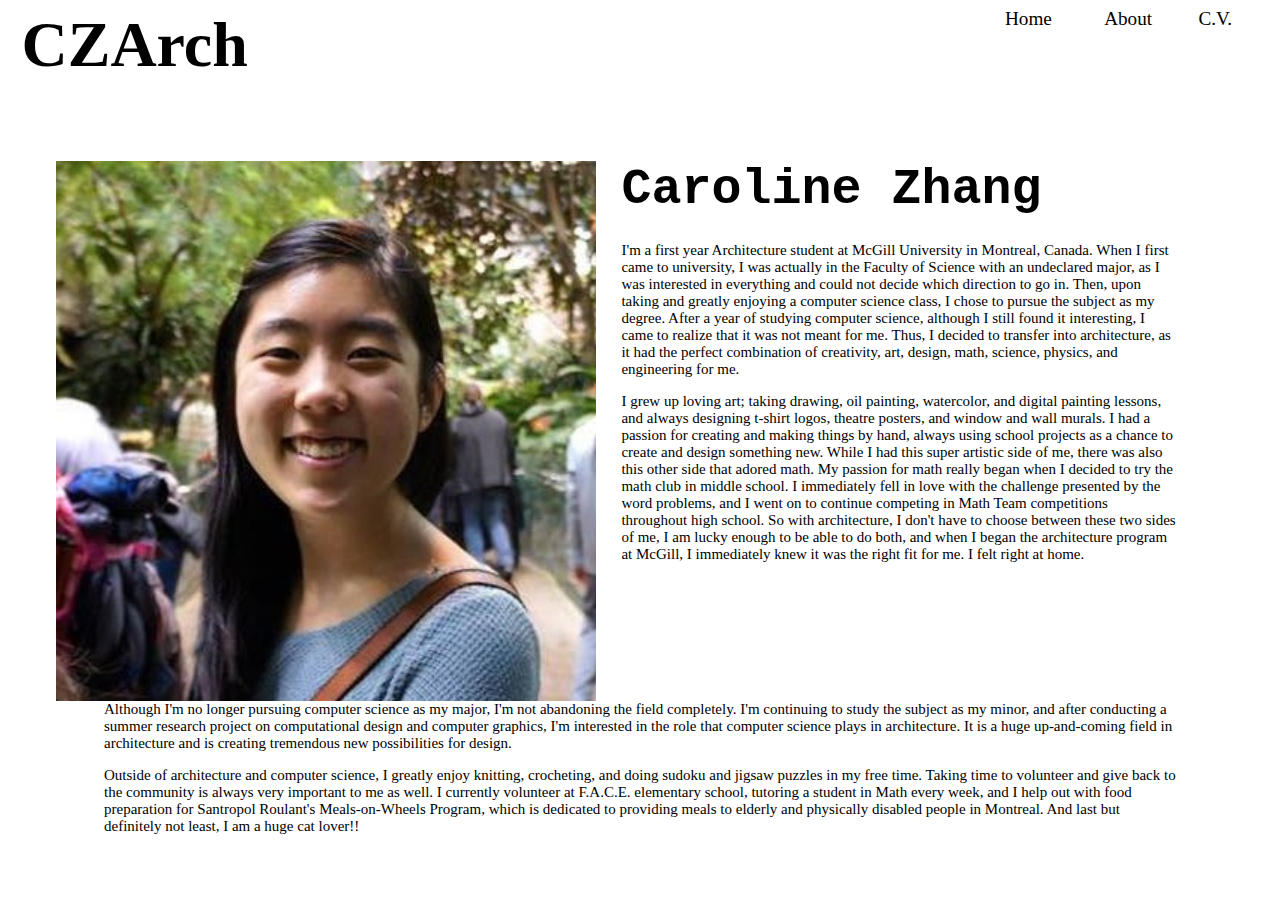
<file: About/index.html>
<!DOCTYPE html>
<html>
	<style>
		.cv{
			float: left;
			position: relative;
			left: 93vw;
			top: 0vh;
			font-family: Verdana;
			color: black;
			text-decoration: none;
			font-size: 1.5vw;
		}
		.about{
			float: left;
			position: relative;
			left: 83vw;
			top: 0vh;
			font-family: Verdana;
			color: black;
			text-decoration: none;
			font-size: 1.5vw;
		}
		.home{
			float: left;
			position:relative;
			left: 71.5vw;
			top: 0vh;
			font-family: Verdana;
			color: black;
			text-decoration: none;
			font-size: 1.5vw;
		}
		.home1{
			float: left;
			position:relative;
			left: -9vw;
			top: 0vh;
			font-family: Verdana;
			text-decoration: none;
			font-size: 5vw;
			font-weight: bold;
			color: black;
		}
		a:hover{
			color:gray;
		}
		.pic{
			float: left;
			margin-top: 15vh;
			margin-left: -24vw;
			margin-right: 2vw;
		}
		.name{
			font-family: Courier;
			font-size: 50px;
			margin-top: 15vh;
			margin-right: 2vw;
		}
		.description{
			margin-left: 7.5vw;
			margin-top: -2vw;
			margin-right: 7.5vw;
			font-size: 15px;
		}
		.description2{
			margin-left: 7.5vw;
			margin-top: 0vw;
			margin-right: 7.5vw;
			font-size: 15px;
		}
		.description3{
			float: left;
			position: relative;
			margin-left: 7.5vw;
			margin-top: 0vw;
			margin-right: 7.5vw;
			font-size: 15px;
		}
		.description4{
			float: left;
			position: relative;
			margin-left: 7.5vw;
			margin-top: 0vw;
			margin-right: 7.5vw;
			font-size: 15px;
		}
	</style>
	<body>
	     
	     <a href="../CV/CV.html" class="cv">C.V.</a>
	     <a href="./index.html" class="about">About</a>
	     <a href="../index.html" class="home">Home</a>
	     <a href ="../index.html" class="home1">CZArch</a>
	     <br>
		<img src="profile.jpg" style="height:60vh" class="pic">
		<p class="name"><b>Caroline Zhang</b></p>
		<p class="description">
			I'm a first year Architecture student at McGill University in Montreal, Canada. When I first came to university, I was actually in the Faculty of Science with an undeclared major, as I was interested in everything and could not decide which direction to go in. Then, upon taking and greatly enjoying a computer science class, I chose to pursue the subject as my degree. After a year of studying computer science, although I still found it interesting, I came to realize that it was not meant for me. Thus, I decided to transfer into architecture, as it had the perfect combination of creativity, art, design, math, science, physics, and engineering for me. 
		</p>
		<p class="description2">
		I grew up loving art; taking drawing, oil painting, watercolor, and digital painting lessons, and always designing t-shirt logos, theatre posters, and window and wall murals. I had a passion for creating and making things by hand, always using school projects as a chance to create and design something new. While I had this super artistic side of me, there was also this other side that adored math. My passion for math really began when I decided to try the math club in middle school. I immediately fell in love with the challenge presented by the word problems, and I went on to continue competing in Math Team competitions throughout high school. So with architecture, I don't have to choose between these two sides of me, I am lucky enough to be able to do both, and when I began the architecture program at McGill, I immediately knew it was the right fit for me. I felt right at home.
		</p>
		<p class="description3">
		Although I'm no longer pursuing computer science as my major, I'm not abandoning the field completely. I'm continuing to study the subject as my minor, and after conducting a summer research project on computational design and computer graphics, I'm interested in the role that computer science plays in architecture. It is a huge up-and-coming field in architecture and is creating tremendous new possibilities for design.
		</p>
		<p class="description4">
		Outside of architecture and computer science, I greatly enjoy knitting, crocheting, and doing sudoku and jigsaw puzzles in my free time. Taking time to volunteer and give back to the community is always very important to me as well. I currently volunteer at F.A.C.E. elementary school, tutoring a student in Math every week, and I help out with food preparation for Santropol Roulant's Meals-on-Wheels Program, which is dedicated to providing meals to elderly and physically disabled people in Montreal. And last but definitely not least, I am a huge cat lover!!
		</p>
	</body>
</html>
</file>
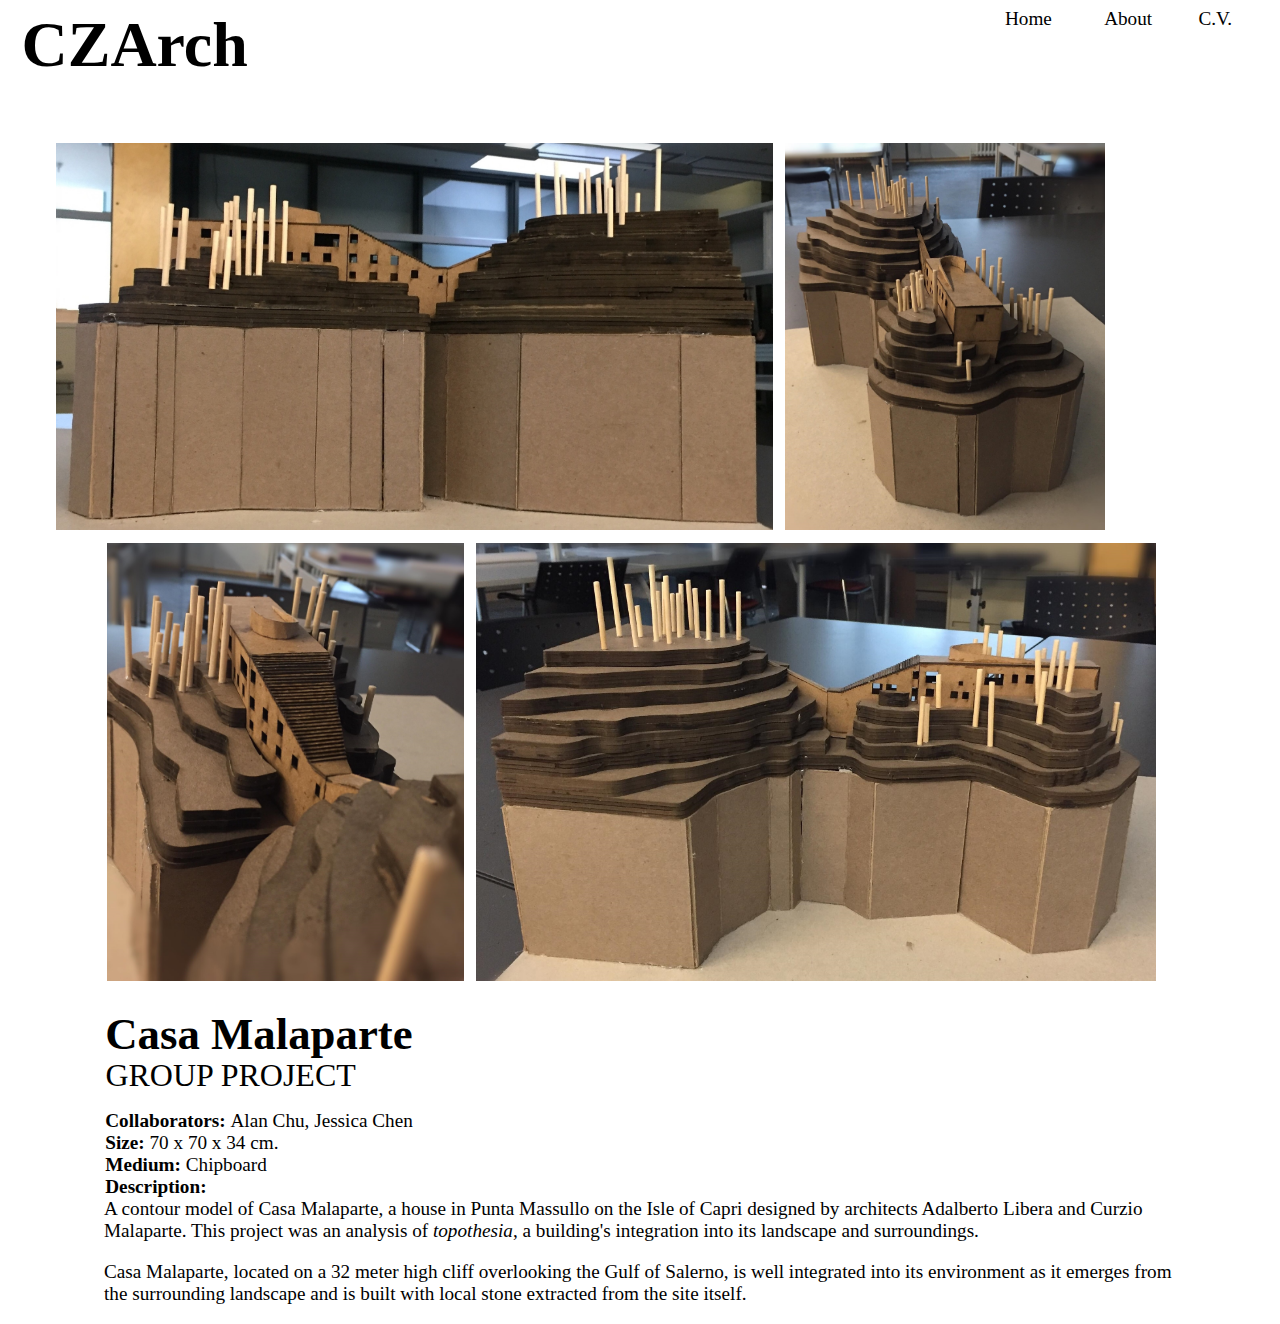
<file: CM/CM.html>
<!DOCTYPE html>
<html>
	<head>
		<title>Casa Malaparte - CZArch</title>
	</head>
	<style>
		.cv{
			float: left;
			position: relative;
			left: 93vw;
			top: 0vh;
			font-family: Verdana;
			color: black;
			text-decoration: none;
			font-size: 1.5vw;
		}
		.about{
			float: left;
			position: relative;
			left: 83vw;
			top: 0vh;
			font-family: Verdana;
			color: black;
			text-decoration: none;
			font-size: 1.5vw;
		}
		.home{
			float: left;
			position:relative;
			left: 71.5vw;
			top: 0vh;
			font-family: Verdana;
			color: black;
			text-decoration: none;
			font-size: 1.5vw;
		}
		.home1{
			float: left;
			position:relative;
			left: -9vw;
			top: 0vh;
			font-family: Verdana;
			text-decoration: none;
			font-size: 5vw;
			font-weight: bold;
			color: black;
		}
		a:hover{
			color:gray;
		}
		.img1{
			float: left;
			width: 56vw;
			margin-left: -24vw;
			margin-top: 15vh;
			margin-right: 1vw;
		}
		.img2{
			float: left;
			margin-top: 15vh;
			width: 25vw;
		}
		.img3{
			float: left;
			margin-left: 7.7vw;
			margin-right: 1vw;
			margin-top: 1vw;
			margin-bottom: 3vh;
			width: 27.9vw;
		}
		.img4{
			float: left;
			margin-top: 1vw;
			margin-bottom: 3vh;
			width: 53.1vw;
		}
		.title{
			float: left;
			position: relative;
			left: -29vw;
			font-size: 3.5vw;
		}
		.group{
			float: left;
			position: relative;
			left: -53vw;
			margin-top: 12px;
			font-size: 2.5vw;
		}
		.info{
			float: left;
			position: relative;
			margin-left: 7.6vw;
			margin-top: -3vw;
			font-size: 1.5vw;
		}
		.description{
			float: left;
			position: relative;
			margin-left: 7.5vw;
			margin-top: -1.5vw;
			margin-right: 7vw;
			font-size: 1.5vw;
		}
		.description2{
			float: left;
			position: relative;
			margin-left: 7.5vw;
			margin-top: 0vw;
			margin-right: 7vw;
			font-size: 1.5vw;
		}
	</style>
	<body>
	     <a href="../CV/CV.html" class="cv">C.V.</a>
	     <a href="../About/index.html" class="about">About</a>
	     <a href="../index.html" class="home">Home</a>
	     <a href ="../index.html" class="home1">CZArch</a>

	     <div class="images">
	     	<img src="IMG_6389 (3).jpg" class="img1">
	     	<img src="CM1 (2).jpg" class="img2">
	     	<img src="CM3 (2).jpg" class="img3">
	     	<img src="CM2 (2).jpg" class="img4">
	     </div>

	    <b class="title">Casa Malaparte</b>
	 	<p class="group"><br>GROUP PROJECT</p>
	 	<p class="info">
	 		<br><b>Collaborators: </b>Alan Chu, Jessica Chen
	 		<br><b>Size: </b>70 x 70 x 34 cm.
	 		<br><b>Medium: </b>Chipboard
	 		<br><b>Description: </b>
	 	</p>
		<p class="description">A contour model of Casa Malaparte, a house in Punta Massullo on the Isle of Capri designed by architects Adalberto Libera and Curzio Malaparte. This project was an analysis of <i>topothesia</i>, a building's integration into its landscape and surroundings. 
	 	</p>
	 	<br>
	 	<p class="description2">Casa Malaparte, located on a 32 meter high cliff overlooking the Gulf of Salerno, is well integrated into its environment as it emerges from the surrounding landscape and is built with local stone extracted from the site itself. 
	 	</p>
	</body>
</html>
</file>
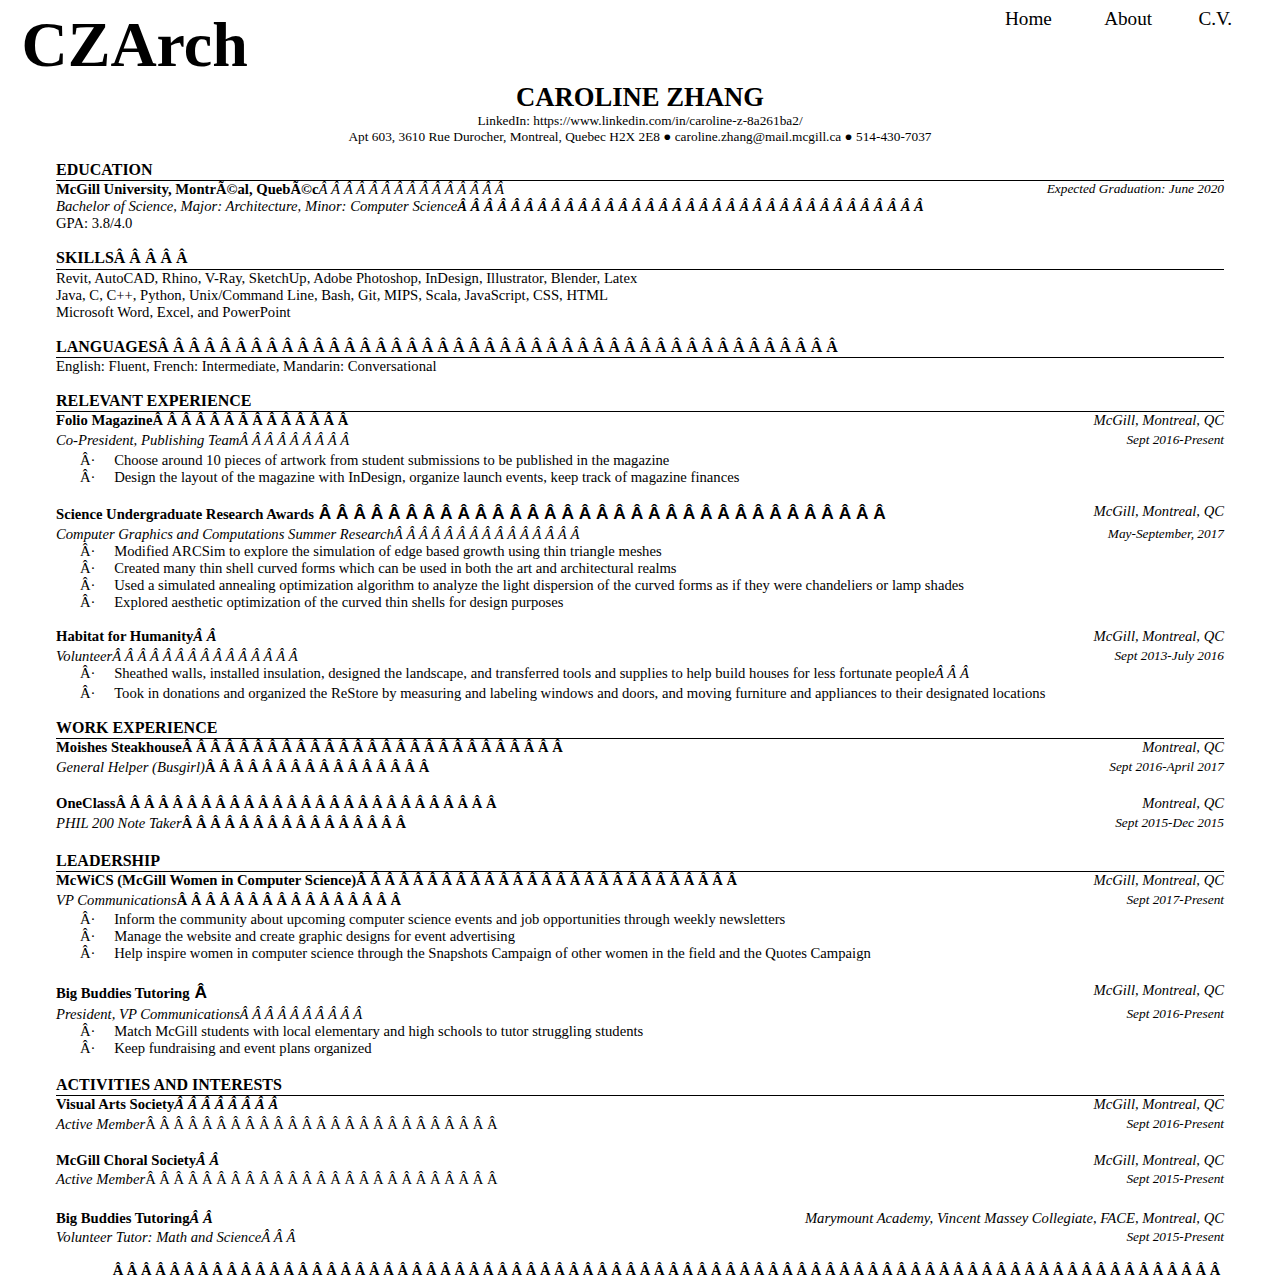
<file: CV/CV.html>
<html xmlns:v="urn:schemas-microsoft-com:vml"
xmlns:o="urn:schemas-microsoft-com:office:office"
xmlns:w="urn:schemas-microsoft-com:office:word"
xmlns:m="http://schemas.microsoft.com/office/2004/12/omml"
xmlns="http://www.w3.org/TR/REC-html40">

<head>
<meta http-equiv=Content-Type content="text/html; charset=windows-1252">
<meta name=ProgId content=Word.Document>
<meta name=Generator content="Microsoft Word 15">
<meta name=Originator content="Microsoft Word 15">
<link rel=File-List href="CV_files/filelist.xml">
<!--[if gte mso 9]><xml>
 <o:DocumentProperties>
  <o:Author>Caroline Zhang</o:Author>
  <o:LastAuthor>Caroline Zhang</o:LastAuthor>
  <o:Revision>24</o:Revision>
  <o:TotalTime>3584</o:TotalTime>
  <o:Created>2017-12-29T00:35:00Z</o:Created>
  <o:LastSaved>2018-01-05T02:41:00Z</o:LastSaved>
  <o:Pages>1</o:Pages>
  <o:Words>344</o:Words>
  <o:Characters>2157</o:Characters>
  <o:Lines>71</o:Lines>
  <o:Paragraphs>52</o:Paragraphs>
  <o:CharactersWithSpaces>2449</o:CharactersWithSpaces>
  <o:Version>15.00</o:Version>
 </o:DocumentProperties>
 <o:OfficeDocumentSettings>
  <o:AllowPNG/>
 </o:OfficeDocumentSettings>
</xml><![endif]-->
<link rel=themeData href="CV_files/themedata.thmx">
<link rel=colorSchemeMapping href="CV_files/colorschememapping.xml">
<!--[if gte mso 9]><xml>
 <w:WordDocument>
  <w:Zoom>99</w:Zoom>
  <w:SpellingState>Clean</w:SpellingState>
  <w:GrammarState>Clean</w:GrammarState>
  <w:TrackMoves>false</w:TrackMoves>
  <w:TrackFormatting/>
  <w:PunctuationKerning/>
  <w:ValidateAgainstSchemas/>
  <w:SaveIfXMLInvalid>false</w:SaveIfXMLInvalid>
  <w:IgnoreMixedContent>false</w:IgnoreMixedContent>
  <w:AlwaysShowPlaceholderText>false</w:AlwaysShowPlaceholderText>
  <w:DoNotPromoteQF/>
  <w:LidThemeOther>EN-US</w:LidThemeOther>
  <w:LidThemeAsian>X-NONE</w:LidThemeAsian>
  <w:LidThemeComplexScript>X-NONE</w:LidThemeComplexScript>
  <w:Compatibility>
   <w:BreakWrappedTables/>
   <w:SnapToGridInCell/>
   <w:WrapTextWithPunct/>
   <w:UseAsianBreakRules/>
   <w:DontGrowAutofit/>
   <w:SplitPgBreakAndParaMark/>
   <w:EnableOpenTypeKerning/>
   <w:DontFlipMirrorIndents/>
   <w:OverrideTableStyleHps/>
  </w:Compatibility>
  <w:BrowserLevel>MicrosoftInternetExplorer4</w:BrowserLevel>
  <m:mathPr>
   <m:mathFont m:val="Cambria Math"/>
   <m:brkBin m:val="before"/>
   <m:brkBinSub m:val="&#45;-"/>
   <m:smallFrac m:val="off"/>
   <m:dispDef/>
   <m:lMargin m:val="0"/>
   <m:rMargin m:val="0"/>
   <m:defJc m:val="centerGroup"/>
   <m:wrapIndent m:val="1440"/>
   <m:intLim m:val="subSup"/>
   <m:naryLim m:val="undOvr"/>
  </m:mathPr></w:WordDocument>
</xml><![endif]--><!--[if gte mso 9]><xml>
 <w:LatentStyles DefLockedState="false" DefUnhideWhenUsed="false"
  DefSemiHidden="false" DefQFormat="false" DefPriority="99"
  LatentStyleCount="371">
  <w:LsdException Locked="false" Priority="0" QFormat="true" Name="Normal"/>
  <w:LsdException Locked="false" Priority="9" QFormat="true" Name="heading 1"/>
  <w:LsdException Locked="false" Priority="9" SemiHidden="true"
   UnhideWhenUsed="true" QFormat="true" Name="heading 2"/>
  <w:LsdException Locked="false" Priority="9" SemiHidden="true"
   UnhideWhenUsed="true" QFormat="true" Name="heading 3"/>
  <w:LsdException Locked="false" Priority="9" SemiHidden="true"
   UnhideWhenUsed="true" QFormat="true" Name="heading 4"/>
  <w:LsdException Locked="false" Priority="9" SemiHidden="true"
   UnhideWhenUsed="true" QFormat="true" Name="heading 5"/>
  <w:LsdException Locked="false" Priority="9" SemiHidden="true"
   UnhideWhenUsed="true" QFormat="true" Name="heading 6"/>
  <w:LsdException Locked="false" Priority="9" SemiHidden="true"
   UnhideWhenUsed="true" QFormat="true" Name="heading 7"/>
  <w:LsdException Locked="false" Priority="9" SemiHidden="true"
   UnhideWhenUsed="true" QFormat="true" Name="heading 8"/>
  <w:LsdException Locked="false" Priority="9" SemiHidden="true"
   UnhideWhenUsed="true" QFormat="true" Name="heading 9"/>
  <w:LsdException Locked="false" SemiHidden="true" UnhideWhenUsed="true"
   Name="index 1"/>
  <w:LsdException Locked="false" SemiHidden="true" UnhideWhenUsed="true"
   Name="index 2"/>
  <w:LsdException Locked="false" SemiHidden="true" UnhideWhenUsed="true"
   Name="index 3"/>
  <w:LsdException Locked="false" SemiHidden="true" UnhideWhenUsed="true"
   Name="index 4"/>
  <w:LsdException Locked="false" SemiHidden="true" UnhideWhenUsed="true"
   Name="index 5"/>
  <w:LsdException Locked="false" SemiHidden="true" UnhideWhenUsed="true"
   Name="index 6"/>
  <w:LsdException Locked="false" SemiHidden="true" UnhideWhenUsed="true"
   Name="index 7"/>
  <w:LsdException Locked="false" SemiHidden="true" UnhideWhenUsed="true"
   Name="index 8"/>
  <w:LsdException Locked="false" SemiHidden="true" UnhideWhenUsed="true"
   Name="index 9"/>
  <w:LsdException Locked="false" Priority="39" SemiHidden="true"
   UnhideWhenUsed="true" Name="toc 1"/>
  <w:LsdException Locked="false" Priority="39" SemiHidden="true"
   UnhideWhenUsed="true" Name="toc 2"/>
  <w:LsdException Locked="false" Priority="39" SemiHidden="true"
   UnhideWhenUsed="true" Name="toc 3"/>
  <w:LsdException Locked="false" Priority="39" SemiHidden="true"
   UnhideWhenUsed="true" Name="toc 4"/>
  <w:LsdException Locked="false" Priority="39" SemiHidden="true"
   UnhideWhenUsed="true" Name="toc 5"/>
  <w:LsdException Locked="false" Priority="39" SemiHidden="true"
   UnhideWhenUsed="true" Name="toc 6"/>
  <w:LsdException Locked="false" Priority="39" SemiHidden="true"
   UnhideWhenUsed="true" Name="toc 7"/>
  <w:LsdException Locked="false" Priority="39" SemiHidden="true"
   UnhideWhenUsed="true" Name="toc 8"/>
  <w:LsdException Locked="false" Priority="39" SemiHidden="true"
   UnhideWhenUsed="true" Name="toc 9"/>
  <w:LsdException Locked="false" SemiHidden="true" UnhideWhenUsed="true"
   Name="Normal Indent"/>
  <w:LsdException Locked="false" SemiHidden="true" UnhideWhenUsed="true"
   Name="footnote text"/>
  <w:LsdException Locked="false" SemiHidden="true" UnhideWhenUsed="true"
   Name="annotation text"/>
  <w:LsdException Locked="false" SemiHidden="true" UnhideWhenUsed="true"
   Name="header"/>
  <w:LsdException Locked="false" SemiHidden="true" UnhideWhenUsed="true"
   Name="footer"/>
  <w:LsdException Locked="false" SemiHidden="true" UnhideWhenUsed="true"
   Name="index heading"/>
  <w:LsdException Locked="false" Priority="35" SemiHidden="true"
   UnhideWhenUsed="true" QFormat="true" Name="caption"/>
  <w:LsdException Locked="false" SemiHidden="true" UnhideWhenUsed="true"
   Name="table of figures"/>
  <w:LsdException Locked="false" SemiHidden="true" UnhideWhenUsed="true"
   Name="envelope address"/>
  <w:LsdException Locked="false" SemiHidden="true" UnhideWhenUsed="true"
   Name="envelope return"/>
  <w:LsdException Locked="false" SemiHidden="true" UnhideWhenUsed="true"
   Name="footnote reference"/>
  <w:LsdException Locked="false" SemiHidden="true" UnhideWhenUsed="true"
   Name="annotation reference"/>
  <w:LsdException Locked="false" SemiHidden="true" UnhideWhenUsed="true"
   Name="line number"/>
  <w:LsdException Locked="false" SemiHidden="true" UnhideWhenUsed="true"
   Name="page number"/>
  <w:LsdException Locked="false" SemiHidden="true" UnhideWhenUsed="true"
   Name="endnote reference"/>
  <w:LsdException Locked="false" SemiHidden="true" UnhideWhenUsed="true"
   Name="endnote text"/>
  <w:LsdException Locked="false" SemiHidden="true" UnhideWhenUsed="true"
   Name="table of authorities"/>
  <w:LsdException Locked="false" SemiHidden="true" UnhideWhenUsed="true"
   Name="macro"/>
  <w:LsdException Locked="false" SemiHidden="true" UnhideWhenUsed="true"
   Name="toa heading"/>
  <w:LsdException Locked="false" SemiHidden="true" UnhideWhenUsed="true"
   Name="List"/>
  <w:LsdException Locked="false" SemiHidden="true" UnhideWhenUsed="true"
   Name="List Bullet"/>
  <w:LsdException Locked="false" SemiHidden="true" UnhideWhenUsed="true"
   Name="List Number"/>
  <w:LsdException Locked="false" SemiHidden="true" UnhideWhenUsed="true"
   Name="List 2"/>
  <w:LsdException Locked="false" SemiHidden="true" UnhideWhenUsed="true"
   Name="List 3"/>
  <w:LsdException Locked="false" SemiHidden="true" UnhideWhenUsed="true"
   Name="List 4"/>
  <w:LsdException Locked="false" SemiHidden="true" UnhideWhenUsed="true"
   Name="List 5"/>
  <w:LsdException Locked="false" SemiHidden="true" UnhideWhenUsed="true"
   Name="List Bullet 2"/>
  <w:LsdException Locked="false" SemiHidden="true" UnhideWhenUsed="true"
   Name="List Bullet 3"/>
  <w:LsdException Locked="false" SemiHidden="true" UnhideWhenUsed="true"
   Name="List Bullet 4"/>
  <w:LsdException Locked="false" SemiHidden="true" UnhideWhenUsed="true"
   Name="List Bullet 5"/>
  <w:LsdException Locked="false" SemiHidden="true" UnhideWhenUsed="true"
   Name="List Number 2"/>
  <w:LsdException Locked="false" SemiHidden="true" UnhideWhenUsed="true"
   Name="List Number 3"/>
  <w:LsdException Locked="false" SemiHidden="true" UnhideWhenUsed="true"
   Name="List Number 4"/>
  <w:LsdException Locked="false" SemiHidden="true" UnhideWhenUsed="true"
   Name="List Number 5"/>
  <w:LsdException Locked="false" Priority="10" QFormat="true" Name="Title"/>
  <w:LsdException Locked="false" SemiHidden="true" UnhideWhenUsed="true"
   Name="Closing"/>
  <w:LsdException Locked="false" SemiHidden="true" UnhideWhenUsed="true"
   Name="Signature"/>
  <w:LsdException Locked="false" Priority="1" SemiHidden="true"
   UnhideWhenUsed="true" Name="Default Paragraph Font"/>
  <w:LsdException Locked="false" SemiHidden="true" UnhideWhenUsed="true"
   Name="Body Text"/>
  <w:LsdException Locked="false" SemiHidden="true" UnhideWhenUsed="true"
   Name="Body Text Indent"/>
  <w:LsdException Locked="false" SemiHidden="true" UnhideWhenUsed="true"
   Name="List Continue"/>
  <w:LsdException Locked="false" SemiHidden="true" UnhideWhenUsed="true"
   Name="List Continue 2"/>
  <w:LsdException Locked="false" SemiHidden="true" UnhideWhenUsed="true"
   Name="List Continue 3"/>
  <w:LsdException Locked="false" SemiHidden="true" UnhideWhenUsed="true"
   Name="List Continue 4"/>
  <w:LsdException Locked="false" SemiHidden="true" UnhideWhenUsed="true"
   Name="List Continue 5"/>
  <w:LsdException Locked="false" SemiHidden="true" UnhideWhenUsed="true"
   Name="Message Header"/>
  <w:LsdException Locked="false" Priority="11" QFormat="true" Name="Subtitle"/>
  <w:LsdException Locked="false" SemiHidden="true" UnhideWhenUsed="true"
   Name="Salutation"/>
  <w:LsdException Locked="false" SemiHidden="true" UnhideWhenUsed="true"
   Name="Date"/>
  <w:LsdException Locked="false" SemiHidden="true" UnhideWhenUsed="true"
   Name="Body Text First Indent"/>
  <w:LsdException Locked="false" SemiHidden="true" UnhideWhenUsed="true"
   Name="Body Text First Indent 2"/>
  <w:LsdException Locked="false" SemiHidden="true" UnhideWhenUsed="true"
   Name="Note Heading"/>
  <w:LsdException Locked="false" SemiHidden="true" UnhideWhenUsed="true"
   Name="Body Text 2"/>
  <w:LsdException Locked="false" SemiHidden="true" UnhideWhenUsed="true"
   Name="Body Text 3"/>
  <w:LsdException Locked="false" SemiHidden="true" UnhideWhenUsed="true"
   Name="Body Text Indent 2"/>
  <w:LsdException Locked="false" SemiHidden="true" UnhideWhenUsed="true"
   Name="Body Text Indent 3"/>
  <w:LsdException Locked="false" SemiHidden="true" UnhideWhenUsed="true"
   Name="Block Text"/>
  <w:LsdException Locked="false" SemiHidden="true" UnhideWhenUsed="true"
   Name="Hyperlink"/>
  <w:LsdException Locked="false" SemiHidden="true" UnhideWhenUsed="true"
   Name="FollowedHyperlink"/>
  <w:LsdException Locked="false" Priority="22" QFormat="true" Name="Strong"/>
  <w:LsdException Locked="false" Priority="20" QFormat="true" Name="Emphasis"/>
  <w:LsdException Locked="false" SemiHidden="true" UnhideWhenUsed="true"
   Name="Document Map"/>
  <w:LsdException Locked="false" SemiHidden="true" UnhideWhenUsed="true"
   Name="Plain Text"/>
  <w:LsdException Locked="false" SemiHidden="true" UnhideWhenUsed="true"
   Name="E-mail Signature"/>
  <w:LsdException Locked="false" SemiHidden="true" UnhideWhenUsed="true"
   Name="HTML Top of Form"/>
  <w:LsdException Locked="false" SemiHidden="true" UnhideWhenUsed="true"
   Name="HTML Bottom of Form"/>
  <w:LsdException Locked="false" SemiHidden="true" UnhideWhenUsed="true"
   Name="Normal (Web)"/>
  <w:LsdException Locked="false" SemiHidden="true" UnhideWhenUsed="true"
   Name="HTML Acronym"/>
  <w:LsdException Locked="false" SemiHidden="true" UnhideWhenUsed="true"
   Name="HTML Address"/>
  <w:LsdException Locked="false" SemiHidden="true" UnhideWhenUsed="true"
   Name="HTML Cite"/>
  <w:LsdException Locked="false" SemiHidden="true" UnhideWhenUsed="true"
   Name="HTML Code"/>
  <w:LsdException Locked="false" SemiHidden="true" UnhideWhenUsed="true"
   Name="HTML Definition"/>
  <w:LsdException Locked="false" SemiHidden="true" UnhideWhenUsed="true"
   Name="HTML Keyboard"/>
  <w:LsdException Locked="false" SemiHidden="true" UnhideWhenUsed="true"
   Name="HTML Preformatted"/>
  <w:LsdException Locked="false" SemiHidden="true" UnhideWhenUsed="true"
   Name="HTML Sample"/>
  <w:LsdException Locked="false" SemiHidden="true" UnhideWhenUsed="true"
   Name="HTML Typewriter"/>
  <w:LsdException Locked="false" SemiHidden="true" UnhideWhenUsed="true"
   Name="HTML Variable"/>
  <w:LsdException Locked="false" SemiHidden="true" UnhideWhenUsed="true"
   Name="Normal Table"/>
  <w:LsdException Locked="false" SemiHidden="true" UnhideWhenUsed="true"
   Name="annotation subject"/>
  <w:LsdException Locked="false" SemiHidden="true" UnhideWhenUsed="true"
   Name="No List"/>
  <w:LsdException Locked="false" SemiHidden="true" UnhideWhenUsed="true"
   Name="Outline List 1"/>
  <w:LsdException Locked="false" SemiHidden="true" UnhideWhenUsed="true"
   Name="Outline List 2"/>
  <w:LsdException Locked="false" SemiHidden="true" UnhideWhenUsed="true"
   Name="Outline List 3"/>
  <w:LsdException Locked="false" SemiHidden="true" UnhideWhenUsed="true"
   Name="Table Simple 1"/>
  <w:LsdException Locked="false" SemiHidden="true" UnhideWhenUsed="true"
   Name="Table Simple 2"/>
  <w:LsdException Locked="false" SemiHidden="true" UnhideWhenUsed="true"
   Name="Table Simple 3"/>
  <w:LsdException Locked="false" SemiHidden="true" UnhideWhenUsed="true"
   Name="Table Classic 1"/>
  <w:LsdException Locked="false" SemiHidden="true" UnhideWhenUsed="true"
   Name="Table Classic 2"/>
  <w:LsdException Locked="false" SemiHidden="true" UnhideWhenUsed="true"
   Name="Table Classic 3"/>
  <w:LsdException Locked="false" SemiHidden="true" UnhideWhenUsed="true"
   Name="Table Classic 4"/>
  <w:LsdException Locked="false" SemiHidden="true" UnhideWhenUsed="true"
   Name="Table Colorful 1"/>
  <w:LsdException Locked="false" SemiHidden="true" UnhideWhenUsed="true"
   Name="Table Colorful 2"/>
  <w:LsdException Locked="false" SemiHidden="true" UnhideWhenUsed="true"
   Name="Table Colorful 3"/>
  <w:LsdException Locked="false" SemiHidden="true" UnhideWhenUsed="true"
   Name="Table Columns 1"/>
  <w:LsdException Locked="false" SemiHidden="true" UnhideWhenUsed="true"
   Name="Table Columns 2"/>
  <w:LsdException Locked="false" SemiHidden="true" UnhideWhenUsed="true"
   Name="Table Columns 3"/>
  <w:LsdException Locked="false" SemiHidden="true" UnhideWhenUsed="true"
   Name="Table Columns 4"/>
  <w:LsdException Locked="false" SemiHidden="true" UnhideWhenUsed="true"
   Name="Table Columns 5"/>
  <w:LsdException Locked="false" SemiHidden="true" UnhideWhenUsed="true"
   Name="Table Grid 1"/>
  <w:LsdException Locked="false" SemiHidden="true" UnhideWhenUsed="true"
   Name="Table Grid 2"/>
  <w:LsdException Locked="false" SemiHidden="true" UnhideWhenUsed="true"
   Name="Table Grid 3"/>
  <w:LsdException Locked="false" SemiHidden="true" UnhideWhenUsed="true"
   Name="Table Grid 4"/>
  <w:LsdException Locked="false" SemiHidden="true" UnhideWhenUsed="true"
   Name="Table Grid 5"/>
  <w:LsdException Locked="false" SemiHidden="true" UnhideWhenUsed="true"
   Name="Table Grid 6"/>
  <w:LsdException Locked="false" SemiHidden="true" UnhideWhenUsed="true"
   Name="Table Grid 7"/>
  <w:LsdException Locked="false" SemiHidden="true" UnhideWhenUsed="true"
   Name="Table Grid 8"/>
  <w:LsdException Locked="false" SemiHidden="true" UnhideWhenUsed="true"
   Name="Table List 1"/>
  <w:LsdException Locked="false" SemiHidden="true" UnhideWhenUsed="true"
   Name="Table List 2"/>
  <w:LsdException Locked="false" SemiHidden="true" UnhideWhenUsed="true"
   Name="Table List 3"/>
  <w:LsdException Locked="false" SemiHidden="true" UnhideWhenUsed="true"
   Name="Table List 4"/>
  <w:LsdException Locked="false" SemiHidden="true" UnhideWhenUsed="true"
   Name="Table List 5"/>
  <w:LsdException Locked="false" SemiHidden="true" UnhideWhenUsed="true"
   Name="Table List 6"/>
  <w:LsdException Locked="false" SemiHidden="true" UnhideWhenUsed="true"
   Name="Table List 7"/>
  <w:LsdException Locked="false" SemiHidden="true" UnhideWhenUsed="true"
   Name="Table List 8"/>
  <w:LsdException Locked="false" SemiHidden="true" UnhideWhenUsed="true"
   Name="Table 3D effects 1"/>
  <w:LsdException Locked="false" SemiHidden="true" UnhideWhenUsed="true"
   Name="Table 3D effects 2"/>
  <w:LsdException Locked="false" SemiHidden="true" UnhideWhenUsed="true"
   Name="Table 3D effects 3"/>
  <w:LsdException Locked="false" SemiHidden="true" UnhideWhenUsed="true"
   Name="Table Contemporary"/>
  <w:LsdException Locked="false" SemiHidden="true" UnhideWhenUsed="true"
   Name="Table Elegant"/>
  <w:LsdException Locked="false" SemiHidden="true" UnhideWhenUsed="true"
   Name="Table Professional"/>
  <w:LsdException Locked="false" SemiHidden="true" UnhideWhenUsed="true"
   Name="Table Subtle 1"/>
  <w:LsdException Locked="false" SemiHidden="true" UnhideWhenUsed="true"
   Name="Table Subtle 2"/>
  <w:LsdException Locked="false" SemiHidden="true" UnhideWhenUsed="true"
   Name="Table Web 1"/>
  <w:LsdException Locked="false" SemiHidden="true" UnhideWhenUsed="true"
   Name="Table Web 2"/>
  <w:LsdException Locked="false" SemiHidden="true" UnhideWhenUsed="true"
   Name="Table Web 3"/>
  <w:LsdException Locked="false" SemiHidden="true" UnhideWhenUsed="true"
   Name="Balloon Text"/>
  <w:LsdException Locked="false" Priority="39" Name="Table Grid"/>
  <w:LsdException Locked="false" SemiHidden="true" UnhideWhenUsed="true"
   Name="Table Theme"/>
  <w:LsdException Locked="false" SemiHidden="true" Name="Placeholder Text"/>
  <w:LsdException Locked="false" Priority="1" QFormat="true" Name="No Spacing"/>
  <w:LsdException Locked="false" Priority="60" Name="Light Shading"/>
  <w:LsdException Locked="false" Priority="61" Name="Light List"/>
  <w:LsdException Locked="false" Priority="62" Name="Light Grid"/>
  <w:LsdException Locked="false" Priority="63" Name="Medium Shading 1"/>
  <w:LsdException Locked="false" Priority="64" Name="Medium Shading 2"/>
  <w:LsdException Locked="false" Priority="65" Name="Medium List 1"/>
  <w:LsdException Locked="false" Priority="66" Name="Medium List 2"/>
  <w:LsdException Locked="false" Priority="67" Name="Medium Grid 1"/>
  <w:LsdException Locked="false" Priority="68" Name="Medium Grid 2"/>
  <w:LsdException Locked="false" Priority="69" Name="Medium Grid 3"/>
  <w:LsdException Locked="false" Priority="70" Name="Dark List"/>
  <w:LsdException Locked="false" Priority="71" Name="Colorful Shading"/>
  <w:LsdException Locked="false" Priority="72" Name="Colorful List"/>
  <w:LsdException Locked="false" Priority="73" Name="Colorful Grid"/>
  <w:LsdException Locked="false" Priority="60" Name="Light Shading Accent 1"/>
  <w:LsdException Locked="false" Priority="61" Name="Light List Accent 1"/>
  <w:LsdException Locked="false" Priority="62" Name="Light Grid Accent 1"/>
  <w:LsdException Locked="false" Priority="63" Name="Medium Shading 1 Accent 1"/>
  <w:LsdException Locked="false" Priority="64" Name="Medium Shading 2 Accent 1"/>
  <w:LsdException Locked="false" Priority="65" Name="Medium List 1 Accent 1"/>
  <w:LsdException Locked="false" SemiHidden="true" Name="Revision"/>
  <w:LsdException Locked="false" Priority="34" QFormat="true"
   Name="List Paragraph"/>
  <w:LsdException Locked="false" Priority="29" QFormat="true" Name="Quote"/>
  <w:LsdException Locked="false" Priority="30" QFormat="true"
   Name="Intense Quote"/>
  <w:LsdException Locked="false" Priority="66" Name="Medium List 2 Accent 1"/>
  <w:LsdException Locked="false" Priority="67" Name="Medium Grid 1 Accent 1"/>
  <w:LsdException Locked="false" Priority="68" Name="Medium Grid 2 Accent 1"/>
  <w:LsdException Locked="false" Priority="69" Name="Medium Grid 3 Accent 1"/>
  <w:LsdException Locked="false" Priority="70" Name="Dark List Accent 1"/>
  <w:LsdException Locked="false" Priority="71" Name="Colorful Shading Accent 1"/>
  <w:LsdException Locked="false" Priority="72" Name="Colorful List Accent 1"/>
  <w:LsdException Locked="false" Priority="73" Name="Colorful Grid Accent 1"/>
  <w:LsdException Locked="false" Priority="60" Name="Light Shading Accent 2"/>
  <w:LsdException Locked="false" Priority="61" Name="Light List Accent 2"/>
  <w:LsdException Locked="false" Priority="62" Name="Light Grid Accent 2"/>
  <w:LsdException Locked="false" Priority="63" Name="Medium Shading 1 Accent 2"/>
  <w:LsdException Locked="false" Priority="64" Name="Medium Shading 2 Accent 2"/>
  <w:LsdException Locked="false" Priority="65" Name="Medium List 1 Accent 2"/>
  <w:LsdException Locked="false" Priority="66" Name="Medium List 2 Accent 2"/>
  <w:LsdException Locked="false" Priority="67" Name="Medium Grid 1 Accent 2"/>
  <w:LsdException Locked="false" Priority="68" Name="Medium Grid 2 Accent 2"/>
  <w:LsdException Locked="false" Priority="69" Name="Medium Grid 3 Accent 2"/>
  <w:LsdException Locked="false" Priority="70" Name="Dark List Accent 2"/>
  <w:LsdException Locked="false" Priority="71" Name="Colorful Shading Accent 2"/>
  <w:LsdException Locked="false" Priority="72" Name="Colorful List Accent 2"/>
  <w:LsdException Locked="false" Priority="73" Name="Colorful Grid Accent 2"/>
  <w:LsdException Locked="false" Priority="60" Name="Light Shading Accent 3"/>
  <w:LsdException Locked="false" Priority="61" Name="Light List Accent 3"/>
  <w:LsdException Locked="false" Priority="62" Name="Light Grid Accent 3"/>
  <w:LsdException Locked="false" Priority="63" Name="Medium Shading 1 Accent 3"/>
  <w:LsdException Locked="false" Priority="64" Name="Medium Shading 2 Accent 3"/>
  <w:LsdException Locked="false" Priority="65" Name="Medium List 1 Accent 3"/>
  <w:LsdException Locked="false" Priority="66" Name="Medium List 2 Accent 3"/>
  <w:LsdException Locked="false" Priority="67" Name="Medium Grid 1 Accent 3"/>
  <w:LsdException Locked="false" Priority="68" Name="Medium Grid 2 Accent 3"/>
  <w:LsdException Locked="false" Priority="69" Name="Medium Grid 3 Accent 3"/>
  <w:LsdException Locked="false" Priority="70" Name="Dark List Accent 3"/>
  <w:LsdException Locked="false" Priority="71" Name="Colorful Shading Accent 3"/>
  <w:LsdException Locked="false" Priority="72" Name="Colorful List Accent 3"/>
  <w:LsdException Locked="false" Priority="73" Name="Colorful Grid Accent 3"/>
  <w:LsdException Locked="false" Priority="60" Name="Light Shading Accent 4"/>
  <w:LsdException Locked="false" Priority="61" Name="Light List Accent 4"/>
  <w:LsdException Locked="false" Priority="62" Name="Light Grid Accent 4"/>
  <w:LsdException Locked="false" Priority="63" Name="Medium Shading 1 Accent 4"/>
  <w:LsdException Locked="false" Priority="64" Name="Medium Shading 2 Accent 4"/>
  <w:LsdException Locked="false" Priority="65" Name="Medium List 1 Accent 4"/>
  <w:LsdException Locked="false" Priority="66" Name="Medium List 2 Accent 4"/>
  <w:LsdException Locked="false" Priority="67" Name="Medium Grid 1 Accent 4"/>
  <w:LsdException Locked="false" Priority="68" Name="Medium Grid 2 Accent 4"/>
  <w:LsdException Locked="false" Priority="69" Name="Medium Grid 3 Accent 4"/>
  <w:LsdException Locked="false" Priority="70" Name="Dark List Accent 4"/>
  <w:LsdException Locked="false" Priority="71" Name="Colorful Shading Accent 4"/>
  <w:LsdException Locked="false" Priority="72" Name="Colorful List Accent 4"/>
  <w:LsdException Locked="false" Priority="73" Name="Colorful Grid Accent 4"/>
  <w:LsdException Locked="false" Priority="60" Name="Light Shading Accent 5"/>
  <w:LsdException Locked="false" Priority="61" Name="Light List Accent 5"/>
  <w:LsdException Locked="false" Priority="62" Name="Light Grid Accent 5"/>
  <w:LsdException Locked="false" Priority="63" Name="Medium Shading 1 Accent 5"/>
  <w:LsdException Locked="false" Priority="64" Name="Medium Shading 2 Accent 5"/>
  <w:LsdException Locked="false" Priority="65" Name="Medium List 1 Accent 5"/>
  <w:LsdException Locked="false" Priority="66" Name="Medium List 2 Accent 5"/>
  <w:LsdException Locked="false" Priority="67" Name="Medium Grid 1 Accent 5"/>
  <w:LsdException Locked="false" Priority="68" Name="Medium Grid 2 Accent 5"/>
  <w:LsdException Locked="false" Priority="69" Name="Medium Grid 3 Accent 5"/>
  <w:LsdException Locked="false" Priority="70" Name="Dark List Accent 5"/>
  <w:LsdException Locked="false" Priority="71" Name="Colorful Shading Accent 5"/>
  <w:LsdException Locked="false" Priority="72" Name="Colorful List Accent 5"/>
  <w:LsdException Locked="false" Priority="73" Name="Colorful Grid Accent 5"/>
  <w:LsdException Locked="false" Priority="60" Name="Light Shading Accent 6"/>
  <w:LsdException Locked="false" Priority="61" Name="Light List Accent 6"/>
  <w:LsdException Locked="false" Priority="62" Name="Light Grid Accent 6"/>
  <w:LsdException Locked="false" Priority="63" Name="Medium Shading 1 Accent 6"/>
  <w:LsdException Locked="false" Priority="64" Name="Medium Shading 2 Accent 6"/>
  <w:LsdException Locked="false" Priority="65" Name="Medium List 1 Accent 6"/>
  <w:LsdException Locked="false" Priority="66" Name="Medium List 2 Accent 6"/>
  <w:LsdException Locked="false" Priority="67" Name="Medium Grid 1 Accent 6"/>
  <w:LsdException Locked="false" Priority="68" Name="Medium Grid 2 Accent 6"/>
  <w:LsdException Locked="false" Priority="69" Name="Medium Grid 3 Accent 6"/>
  <w:LsdException Locked="false" Priority="70" Name="Dark List Accent 6"/>
  <w:LsdException Locked="false" Priority="71" Name="Colorful Shading Accent 6"/>
  <w:LsdException Locked="false" Priority="72" Name="Colorful List Accent 6"/>
  <w:LsdException Locked="false" Priority="73" Name="Colorful Grid Accent 6"/>
  <w:LsdException Locked="false" Priority="19" QFormat="true"
   Name="Subtle Emphasis"/>
  <w:LsdException Locked="false" Priority="21" QFormat="true"
   Name="Intense Emphasis"/>
  <w:LsdException Locked="false" Priority="31" QFormat="true"
   Name="Subtle Reference"/>
  <w:LsdException Locked="false" Priority="32" QFormat="true"
   Name="Intense Reference"/>
  <w:LsdException Locked="false" Priority="33" QFormat="true" Name="Book Title"/>
  <w:LsdException Locked="false" Priority="37" SemiHidden="true"
   UnhideWhenUsed="true" Name="Bibliography"/>
  <w:LsdException Locked="false" Priority="39" SemiHidden="true"
   UnhideWhenUsed="true" QFormat="true" Name="TOC Heading"/>
  <w:LsdException Locked="false" Priority="41" Name="Plain Table 1"/>
  <w:LsdException Locked="false" Priority="42" Name="Plain Table 2"/>
  <w:LsdException Locked="false" Priority="43" Name="Plain Table 3"/>
  <w:LsdException Locked="false" Priority="44" Name="Plain Table 4"/>
  <w:LsdException Locked="false" Priority="45" Name="Plain Table 5"/>
  <w:LsdException Locked="false" Priority="40" Name="Grid Table Light"/>
  <w:LsdException Locked="false" Priority="46" Name="Grid Table 1 Light"/>
  <w:LsdException Locked="false" Priority="47" Name="Grid Table 2"/>
  <w:LsdException Locked="false" Priority="48" Name="Grid Table 3"/>
  <w:LsdException Locked="false" Priority="49" Name="Grid Table 4"/>
  <w:LsdException Locked="false" Priority="50" Name="Grid Table 5 Dark"/>
  <w:LsdException Locked="false" Priority="51" Name="Grid Table 6 Colorful"/>
  <w:LsdException Locked="false" Priority="52" Name="Grid Table 7 Colorful"/>
  <w:LsdException Locked="false" Priority="46"
   Name="Grid Table 1 Light Accent 1"/>
  <w:LsdException Locked="false" Priority="47" Name="Grid Table 2 Accent 1"/>
  <w:LsdException Locked="false" Priority="48" Name="Grid Table 3 Accent 1"/>
  <w:LsdException Locked="false" Priority="49" Name="Grid Table 4 Accent 1"/>
  <w:LsdException Locked="false" Priority="50" Name="Grid Table 5 Dark Accent 1"/>
  <w:LsdException Locked="false" Priority="51"
   Name="Grid Table 6 Colorful Accent 1"/>
  <w:LsdException Locked="false" Priority="52"
   Name="Grid Table 7 Colorful Accent 1"/>
  <w:LsdException Locked="false" Priority="46"
   Name="Grid Table 1 Light Accent 2"/>
  <w:LsdException Locked="false" Priority="47" Name="Grid Table 2 Accent 2"/>
  <w:LsdException Locked="false" Priority="48" Name="Grid Table 3 Accent 2"/>
  <w:LsdException Locked="false" Priority="49" Name="Grid Table 4 Accent 2"/>
  <w:LsdException Locked="false" Priority="50" Name="Grid Table 5 Dark Accent 2"/>
  <w:LsdException Locked="false" Priority="51"
   Name="Grid Table 6 Colorful Accent 2"/>
  <w:LsdException Locked="false" Priority="52"
   Name="Grid Table 7 Colorful Accent 2"/>
  <w:LsdException Locked="false" Priority="46"
   Name="Grid Table 1 Light Accent 3"/>
  <w:LsdException Locked="false" Priority="47" Name="Grid Table 2 Accent 3"/>
  <w:LsdException Locked="false" Priority="48" Name="Grid Table 3 Accent 3"/>
  <w:LsdException Locked="false" Priority="49" Name="Grid Table 4 Accent 3"/>
  <w:LsdException Locked="false" Priority="50" Name="Grid Table 5 Dark Accent 3"/>
  <w:LsdException Locked="false" Priority="51"
   Name="Grid Table 6 Colorful Accent 3"/>
  <w:LsdException Locked="false" Priority="52"
   Name="Grid Table 7 Colorful Accent 3"/>
  <w:LsdException Locked="false" Priority="46"
   Name="Grid Table 1 Light Accent 4"/>
  <w:LsdException Locked="false" Priority="47" Name="Grid Table 2 Accent 4"/>
  <w:LsdException Locked="false" Priority="48" Name="Grid Table 3 Accent 4"/>
  <w:LsdException Locked="false" Priority="49" Name="Grid Table 4 Accent 4"/>
  <w:LsdException Locked="false" Priority="50" Name="Grid Table 5 Dark Accent 4"/>
  <w:LsdException Locked="false" Priority="51"
   Name="Grid Table 6 Colorful Accent 4"/>
  <w:LsdException Locked="false" Priority="52"
   Name="Grid Table 7 Colorful Accent 4"/>
  <w:LsdException Locked="false" Priority="46"
   Name="Grid Table 1 Light Accent 5"/>
  <w:LsdException Locked="false" Priority="47" Name="Grid Table 2 Accent 5"/>
  <w:LsdException Locked="false" Priority="48" Name="Grid Table 3 Accent 5"/>
  <w:LsdException Locked="false" Priority="49" Name="Grid Table 4 Accent 5"/>
  <w:LsdException Locked="false" Priority="50" Name="Grid Table 5 Dark Accent 5"/>
  <w:LsdException Locked="false" Priority="51"
   Name="Grid Table 6 Colorful Accent 5"/>
  <w:LsdException Locked="false" Priority="52"
   Name="Grid Table 7 Colorful Accent 5"/>
  <w:LsdException Locked="false" Priority="46"
   Name="Grid Table 1 Light Accent 6"/>
  <w:LsdException Locked="false" Priority="47" Name="Grid Table 2 Accent 6"/>
  <w:LsdException Locked="false" Priority="48" Name="Grid Table 3 Accent 6"/>
  <w:LsdException Locked="false" Priority="49" Name="Grid Table 4 Accent 6"/>
  <w:LsdException Locked="false" Priority="50" Name="Grid Table 5 Dark Accent 6"/>
  <w:LsdException Locked="false" Priority="51"
   Name="Grid Table 6 Colorful Accent 6"/>
  <w:LsdException Locked="false" Priority="52"
   Name="Grid Table 7 Colorful Accent 6"/>
  <w:LsdException Locked="false" Priority="46" Name="List Table 1 Light"/>
  <w:LsdException Locked="false" Priority="47" Name="List Table 2"/>
  <w:LsdException Locked="false" Priority="48" Name="List Table 3"/>
  <w:LsdException Locked="false" Priority="49" Name="List Table 4"/>
  <w:LsdException Locked="false" Priority="50" Name="List Table 5 Dark"/>
  <w:LsdException Locked="false" Priority="51" Name="List Table 6 Colorful"/>
  <w:LsdException Locked="false" Priority="52" Name="List Table 7 Colorful"/>
  <w:LsdException Locked="false" Priority="46"
   Name="List Table 1 Light Accent 1"/>
  <w:LsdException Locked="false" Priority="47" Name="List Table 2 Accent 1"/>
  <w:LsdException Locked="false" Priority="48" Name="List Table 3 Accent 1"/>
  <w:LsdException Locked="false" Priority="49" Name="List Table 4 Accent 1"/>
  <w:LsdException Locked="false" Priority="50" Name="List Table 5 Dark Accent 1"/>
  <w:LsdException Locked="false" Priority="51"
   Name="List Table 6 Colorful Accent 1"/>
  <w:LsdException Locked="false" Priority="52"
   Name="List Table 7 Colorful Accent 1"/>
  <w:LsdException Locked="false" Priority="46"
   Name="List Table 1 Light Accent 2"/>
  <w:LsdException Locked="false" Priority="47" Name="List Table 2 Accent 2"/>
  <w:LsdException Locked="false" Priority="48" Name="List Table 3 Accent 2"/>
  <w:LsdException Locked="false" Priority="49" Name="List Table 4 Accent 2"/>
  <w:LsdException Locked="false" Priority="50" Name="List Table 5 Dark Accent 2"/>
  <w:LsdException Locked="false" Priority="51"
   Name="List Table 6 Colorful Accent 2"/>
  <w:LsdException Locked="false" Priority="52"
   Name="List Table 7 Colorful Accent 2"/>
  <w:LsdException Locked="false" Priority="46"
   Name="List Table 1 Light Accent 3"/>
  <w:LsdException Locked="false" Priority="47" Name="List Table 2 Accent 3"/>
  <w:LsdException Locked="false" Priority="48" Name="List Table 3 Accent 3"/>
  <w:LsdException Locked="false" Priority="49" Name="List Table 4 Accent 3"/>
  <w:LsdException Locked="false" Priority="50" Name="List Table 5 Dark Accent 3"/>
  <w:LsdException Locked="false" Priority="51"
   Name="List Table 6 Colorful Accent 3"/>
  <w:LsdException Locked="false" Priority="52"
   Name="List Table 7 Colorful Accent 3"/>
  <w:LsdException Locked="false" Priority="46"
   Name="List Table 1 Light Accent 4"/>
  <w:LsdException Locked="false" Priority="47" Name="List Table 2 Accent 4"/>
  <w:LsdException Locked="false" Priority="48" Name="List Table 3 Accent 4"/>
  <w:LsdException Locked="false" Priority="49" Name="List Table 4 Accent 4"/>
  <w:LsdException Locked="false" Priority="50" Name="List Table 5 Dark Accent 4"/>
  <w:LsdException Locked="false" Priority="51"
   Name="List Table 6 Colorful Accent 4"/>
  <w:LsdException Locked="false" Priority="52"
   Name="List Table 7 Colorful Accent 4"/>
  <w:LsdException Locked="false" Priority="46"
   Name="List Table 1 Light Accent 5"/>
  <w:LsdException Locked="false" Priority="47" Name="List Table 2 Accent 5"/>
  <w:LsdException Locked="false" Priority="48" Name="List Table 3 Accent 5"/>
  <w:LsdException Locked="false" Priority="49" Name="List Table 4 Accent 5"/>
  <w:LsdException Locked="false" Priority="50" Name="List Table 5 Dark Accent 5"/>
  <w:LsdException Locked="false" Priority="51"
   Name="List Table 6 Colorful Accent 5"/>
  <w:LsdException Locked="false" Priority="52"
   Name="List Table 7 Colorful Accent 5"/>
  <w:LsdException Locked="false" Priority="46"
   Name="List Table 1 Light Accent 6"/>
  <w:LsdException Locked="false" Priority="47" Name="List Table 2 Accent 6"/>
  <w:LsdException Locked="false" Priority="48" Name="List Table 3 Accent 6"/>
  <w:LsdException Locked="false" Priority="49" Name="List Table 4 Accent 6"/>
  <w:LsdException Locked="false" Priority="50" Name="List Table 5 Dark Accent 6"/>
  <w:LsdException Locked="false" Priority="51"
   Name="List Table 6 Colorful Accent 6"/>
  <w:LsdException Locked="false" Priority="52"
   Name="List Table 7 Colorful Accent 6"/>
 </w:LatentStyles>
</xml><![endif]-->
<style>
<!--
 /* Font Definitions */
 @font-face
	{font-family:Wingdings;
	panose-1:5 0 0 0 0 0 0 0 0 0;
	mso-font-charset:2;
	mso-generic-font-family:auto;
	mso-font-pitch:variable;
	mso-font-signature:0 268435456 0 0 -2147483648 0;}
@font-face
	{font-family:"Cambria Math";
	panose-1:2 4 5 3 5 4 6 3 2 4;
	mso-font-charset:0;
	mso-generic-font-family:roman;
	mso-font-pitch:variable;
	mso-font-signature:-536870145 1107305727 0 0 415 0;}
@font-face
	{font-family:"Calibri Light";
	panose-1:2 15 3 2 2 2 4 3 2 4;
	mso-font-charset:0;
	mso-generic-font-family:swiss;
	mso-font-pitch:variable;
	mso-font-signature:-536859905 -1073732485 9 0 511 0;}
@font-face
	{font-family:Calibri;
	panose-1:2 15 5 2 2 2 4 3 2 4;
	mso-font-charset:0;
	mso-generic-font-family:swiss;
	mso-font-pitch:variable;
	mso-font-signature:-536859905 -1073732485 9 0 511 0;}
 /* Style Definitions */
 p.MsoNormal, li.MsoNormal, div.MsoNormal
	{mso-style-unhide:no;
	mso-style-qformat:yes;
	mso-style-parent:"";
	margin-top:2.0pt;
	margin-right:0in;
	margin-bottom:2.0pt;
	margin-left:.5in;
	mso-pagination:widow-orphan;
	tab-stops:right 502.65pt;
	font-size:10.0pt;
	mso-bidi-font-size:11.0pt;
	font-family:"Times New Roman",serif;
	mso-fareast-font-family:Calibri;
	mso-fareast-theme-font:minor-latin;
	mso-bidi-font-family:Arial;}
h1
	{mso-style-priority:9;
	mso-style-unhide:no;
	mso-style-qformat:yes;
	mso-style-link:"Heading 1 Char";
	mso-style-next:Normal;
	margin-top:.25in;
	margin-right:0in;
	margin-bottom:3.0pt;
	margin-left:0in;
	mso-pagination:widow-orphan;
	mso-outline-level:1;
	tab-stops:right 502.65pt;
	border:none;
	mso-border-bottom-alt:solid windowtext .5pt;
	padding:0in;
	mso-padding-alt:0in 0in 1.0pt 0in;
	font-size:11.0pt;
	font-family:"Arial",sans-serif;
	mso-fareast-font-family:"Times New Roman";
	mso-fareast-theme-font:minor-fareast;
	text-transform:uppercase;
	mso-font-kerning:0pt;
	mso-bidi-font-weight:normal;}
h2
	{mso-style-noshow:yes;
	mso-style-priority:9;
	mso-style-qformat:yes;
	mso-style-link:"Heading 2 Char";
	mso-style-next:Normal;
	margin-top:2.0pt;
	margin-right:0in;
	margin-bottom:0in;
	margin-left:.5in;
	margin-bottom:.0001pt;
	mso-pagination:widow-orphan lines-together;
	page-break-after:avoid;
	mso-outline-level:2;
	tab-stops:right 502.65pt;
	font-size:13.0pt;
	font-family:"Calibri Light",sans-serif;
	mso-ascii-font-family:"Calibri Light";
	mso-ascii-theme-font:major-latin;
	mso-fareast-font-family:"Times New Roman";
	mso-fareast-theme-font:major-fareast;
	mso-hansi-font-family:"Calibri Light";
	mso-hansi-theme-font:major-latin;
	mso-bidi-font-family:"Times New Roman";
	mso-bidi-theme-font:major-bidi;
	color:#2E74B5;
	mso-themecolor:accent1;
	mso-themeshade:191;
	font-weight:normal;}
h3
	{mso-style-update:auto;
	mso-style-priority:9;
	mso-style-qformat:yes;
	mso-style-parent:"Heading 4";
	mso-style-link:"Heading 3 Char";
	mso-style-next:Normal;
	margin-top:0in;
	margin-right:0in;
	margin-bottom:2.0pt;
	margin-left:0in;
	mso-pagination:widow-orphan;
	mso-outline-level:3;
	tab-stops:right 502.65pt 7.0in;
	font-size:11.0pt;
	font-family:"Times New Roman",serif;
	mso-fareast-font-family:"Times New Roman";
	mso-fareast-theme-font:minor-fareast;
	mso-bidi-font-weight:normal;
	mso-bidi-font-style:italic;}
h4
	{mso-style-noshow:yes;
	mso-style-priority:9;
	mso-style-qformat:yes;
	mso-style-link:"Heading 4 Char";
	mso-style-next:Normal;
	margin-top:2.0pt;
	margin-right:0in;
	margin-bottom:2.0pt;
	margin-left:.5in;
	mso-pagination:widow-orphan;
	mso-outline-level:4;
	tab-stops:right 502.65pt 7.0in;
	font-size:10.0pt;
	mso-bidi-font-size:11.0pt;
	font-family:"Times New Roman",serif;
	mso-fareast-font-family:"Times New Roman";
	mso-fareast-theme-font:minor-fareast;
	mso-bidi-font-family:Arial;
	font-weight:normal;
	font-style:italic;
	mso-bidi-font-style:normal;}
a:link, span.MsoHyperlink
	{mso-style-noshow:yes;
	mso-style-priority:99;
	color:black;
	text-decoration:none;
	text-underline:single;}
a:visited, span.MsoHyperlinkFollowed
	{mso-style-noshow:yes;
	mso-style-priority:99;
	color:black;
	text-decoration:none;
	text-underline:single;}
p.MsoListParagraph, li.MsoListParagraph, div.MsoListParagraph
	{mso-style-priority:34;
	mso-style-unhide:no;
	mso-style-qformat:yes;
	margin-top:2.0pt;
	margin-right:0in;
	margin-bottom:2.0pt;
	margin-left:.5in;
	mso-add-space:auto;
	mso-pagination:widow-orphan;
	tab-stops:right 502.65pt;
	font-size:10.0pt;
	mso-bidi-font-size:11.0pt;
	font-family:"Times New Roman",serif;
	mso-fareast-font-family:Calibri;
	mso-fareast-theme-font:minor-latin;
	mso-bidi-font-family:Arial;}
p.MsoListParagraphCxSpFirst, li.MsoListParagraphCxSpFirst, div.MsoListParagraphCxSpFirst
	{mso-style-priority:34;
	mso-style-unhide:no;
	mso-style-qformat:yes;
	mso-style-type:export-only;
	margin-top:2.0pt;
	margin-right:0in;
	margin-bottom:0in;
	margin-left:.5in;
	margin-bottom:.0001pt;
	mso-add-space:auto;
	mso-pagination:widow-orphan;
	tab-stops:right 502.65pt;
	font-size:10.0pt;
	mso-bidi-font-size:11.0pt;
	font-family:"Times New Roman",serif;
	mso-fareast-font-family:Calibri;
	mso-fareast-theme-font:minor-latin;
	mso-bidi-font-family:Arial;}
p.MsoListParagraphCxSpMiddle, li.MsoListParagraphCxSpMiddle, div.MsoListParagraphCxSpMiddle
	{mso-style-priority:34;
	mso-style-unhide:no;
	mso-style-qformat:yes;
	mso-style-type:export-only;
	margin-top:0in;
	margin-right:0in;
	margin-bottom:0in;
	margin-left:.5in;
	margin-bottom:.0001pt;
	mso-add-space:auto;
	mso-pagination:widow-orphan;
	tab-stops:right 502.65pt;
	font-size:10.0pt;
	mso-bidi-font-size:11.0pt;
	font-family:"Times New Roman",serif;
	mso-fareast-font-family:Calibri;
	mso-fareast-theme-font:minor-latin;
	mso-bidi-font-family:Arial;}
p.MsoListParagraphCxSpLast, li.MsoListParagraphCxSpLast, div.MsoListParagraphCxSpLast
	{mso-style-priority:34;
	mso-style-unhide:no;
	mso-style-qformat:yes;
	mso-style-type:export-only;
	margin-top:0in;
	margin-right:0in;
	margin-bottom:2.0pt;
	margin-left:.5in;
	mso-add-space:auto;
	mso-pagination:widow-orphan;
	tab-stops:right 502.65pt;
	font-size:10.0pt;
	mso-bidi-font-size:11.0pt;
	font-family:"Times New Roman",serif;
	mso-fareast-font-family:Calibri;
	mso-fareast-theme-font:minor-latin;
	mso-bidi-font-family:Arial;}
span.Heading1Char
	{mso-style-name:"Heading 1 Char";
	mso-style-priority:9;
	mso-style-unhide:no;
	mso-style-locked:yes;
	mso-style-link:"Heading 1";
	font-family:"Arial",sans-serif;
	mso-ascii-font-family:Arial;
	mso-hansi-font-family:Arial;
	mso-bidi-font-family:Arial;
	text-transform:uppercase;
	font-weight:bold;
	mso-bidi-font-weight:normal;}
span.Heading2Char
	{mso-style-name:"Heading 2 Char";
	mso-style-priority:9;
	mso-style-unhide:no;
	mso-style-locked:yes;
	mso-style-link:"Heading 2";
	mso-ansi-font-size:13.0pt;
	mso-bidi-font-size:13.0pt;
	font-family:"Calibri Light",sans-serif;
	mso-ascii-font-family:"Calibri Light";
	mso-ascii-theme-font:major-latin;
	mso-fareast-font-family:"Times New Roman";
	mso-fareast-theme-font:major-fareast;
	mso-hansi-font-family:"Calibri Light";
	mso-hansi-theme-font:major-latin;
	mso-bidi-font-family:"Times New Roman";
	mso-bidi-theme-font:major-bidi;
	color:#2E74B5;
	mso-themecolor:accent1;
	mso-themeshade:191;}
span.Heading4Char
	{mso-style-name:"Heading 4 Char";
	mso-style-noshow:yes;
	mso-style-priority:9;
	mso-style-unhide:no;
	mso-style-locked:yes;
	mso-style-link:"Heading 4";
	mso-ansi-font-size:10.0pt;
	font-family:"Times New Roman",serif;
	mso-ascii-font-family:"Times New Roman";
	mso-hansi-font-family:"Times New Roman";
	mso-bidi-font-family:Arial;
	font-style:italic;
	mso-bidi-font-style:normal;}
span.Heading3Char
	{mso-style-name:"Heading 3 Char";
	mso-style-priority:9;
	mso-style-unhide:no;
	mso-style-locked:yes;
	mso-style-link:"Heading 3";
	font-family:"Times New Roman",serif;
	mso-ascii-font-family:"Times New Roman";
	mso-hansi-font-family:"Times New Roman";
	mso-bidi-font-family:"Times New Roman";
	font-weight:bold;
	mso-bidi-font-weight:normal;}
span.NameChar
	{mso-style-name:"Name Char";
	mso-style-unhide:no;
	mso-style-locked:yes;
	mso-style-link:Name;
	mso-ansi-font-size:18.0pt;
	mso-bidi-font-size:16.0pt;
	font-family:"Arial",sans-serif;
	mso-ascii-font-family:Arial;
	mso-hansi-font-family:Arial;
	mso-bidi-font-family:Arial;
	font-variant:small-caps;
	font-weight:bold;
	mso-bidi-font-weight:normal;}
p.Name, li.Name, div.Name
	{mso-style-name:Name;
	mso-style-unhide:no;
	mso-style-qformat:yes;
	mso-style-link:"Name Char";
	margin-top:2.0pt;
	margin-right:0in;
	margin-bottom:2.0pt;
	margin-left:.5in;
	text-align:center;
	mso-pagination:widow-orphan;
	tab-stops:right 502.65pt;
	font-size:18.0pt;
	mso-bidi-font-size:16.0pt;
	font-family:"Arial",sans-serif;
	mso-fareast-font-family:Calibri;
	mso-fareast-theme-font:minor-latin;
	font-variant:small-caps;
	font-weight:bold;
	mso-bidi-font-weight:normal;}
p.Bullet1, li.Bullet1, div.Bullet1
	{mso-style-name:Bullet1;
	mso-style-unhide:no;
	mso-style-qformat:yes;
	mso-style-parent:"List Paragraph";
	margin-top:2.0pt;
	margin-right:0in;
	margin-bottom:2.0pt;
	margin-left:53.85pt;
	text-indent:-17.85pt;
	mso-pagination:widow-orphan;
	mso-list:l8 level1 lfo2;
	tab-stops:right 502.65pt;
	font-size:10.0pt;
	mso-bidi-font-size:11.0pt;
	font-family:"Times New Roman",serif;
	mso-fareast-font-family:Calibri;
	mso-fareast-theme-font:minor-latin;
	mso-bidi-font-family:Arial;}
span.SpellE
	{mso-style-name:"";
	mso-spl-e:yes;}
.MsoChpDefault
	{mso-style-type:export-only;
	mso-default-props:yes;
	font-size:10.0pt;
	mso-ansi-font-size:10.0pt;
	mso-bidi-font-size:10.0pt;
	mso-ascii-font-family:Calibri;
	mso-ascii-theme-font:minor-latin;
	mso-fareast-font-family:Calibri;
	mso-fareast-theme-font:minor-latin;
	mso-hansi-font-family:Calibri;
	mso-hansi-theme-font:minor-latin;
	mso-bidi-font-family:"Times New Roman";
	mso-bidi-theme-font:minor-bidi;}
@page WordSection1
	{size:8.5in 11.0in;
	margin:1.0in 1.0in 1.0in 1.0in;
	mso-header-margin:.5in;
	mso-footer-margin:.5in;
	mso-paper-source:0;}
div.WordSection1
	{page:WordSection1;}
 /* List Definitions */
 @list l0
	{mso-list-id:203717630;
	mso-list-type:hybrid;
	mso-list-template-ids:30937792 67698689 67698691 67698693 67698689 67698691 67698693 67698689 67698691 67698693;}
@list l0:level1
	{mso-level-number-format:bullet;
	mso-level-text:\F0B7;
	mso-level-tab-stop:none;
	mso-level-number-position:left;
	text-indent:-.25in;
	font-family:Symbol;}
@list l0:level2
	{mso-level-number-format:bullet;
	mso-level-text:o;
	mso-level-tab-stop:none;
	mso-level-number-position:left;
	text-indent:-.25in;
	font-family:"Courier New";}
@list l0:level3
	{mso-level-number-format:bullet;
	mso-level-text:\F0A7;
	mso-level-tab-stop:none;
	mso-level-number-position:left;
	text-indent:-.25in;
	font-family:Wingdings;}
@list l0:level4
	{mso-level-number-format:bullet;
	mso-level-text:\F0B7;
	mso-level-tab-stop:none;
	mso-level-number-position:left;
	text-indent:-.25in;
	font-family:Symbol;}
@list l0:level5
	{mso-level-number-format:bullet;
	mso-level-text:o;
	mso-level-tab-stop:none;
	mso-level-number-position:left;
	text-indent:-.25in;
	font-family:"Courier New";}
@list l0:level6
	{mso-level-number-format:bullet;
	mso-level-text:\F0A7;
	mso-level-tab-stop:none;
	mso-level-number-position:left;
	text-indent:-.25in;
	font-family:Wingdings;}
@list l0:level7
	{mso-level-number-format:bullet;
	mso-level-text:\F0B7;
	mso-level-tab-stop:none;
	mso-level-number-position:left;
	text-indent:-.25in;
	font-family:Symbol;}
@list l0:level8
	{mso-level-number-format:bullet;
	mso-level-text:o;
	mso-level-tab-stop:none;
	mso-level-number-position:left;
	text-indent:-.25in;
	font-family:"Courier New";}
@list l0:level9
	{mso-level-number-format:bullet;
	mso-level-text:\F0A7;
	mso-level-tab-stop:none;
	mso-level-number-position:left;
	text-indent:-.25in;
	font-family:Wingdings;}
@list l1
	{mso-list-id:417213550;
	mso-list-type:hybrid;
	mso-list-template-ids:1446431418 67698689 67698691 67698693 67698689 67698691 67698693 67698689 67698691 67698693;}
@list l1:level1
	{mso-level-number-format:bullet;
	mso-level-text:\F0B7;
	mso-level-tab-stop:none;
	mso-level-number-position:left;
	text-indent:-.25in;
	font-family:Symbol;}
@list l1:level2
	{mso-level-number-format:bullet;
	mso-level-text:o;
	mso-level-tab-stop:none;
	mso-level-number-position:left;
	text-indent:-.25in;
	font-family:"Courier New";}
@list l1:level3
	{mso-level-number-format:bullet;
	mso-level-text:\F0A7;
	mso-level-tab-stop:none;
	mso-level-number-position:left;
	text-indent:-.25in;
	font-family:Wingdings;}
@list l1:level4
	{mso-level-number-format:bullet;
	mso-level-text:\F0B7;
	mso-level-tab-stop:none;
	mso-level-number-position:left;
	text-indent:-.25in;
	font-family:Symbol;}
@list l1:level5
	{mso-level-number-format:bullet;
	mso-level-text:o;
	mso-level-tab-stop:none;
	mso-level-number-position:left;
	text-indent:-.25in;
	font-family:"Courier New";}
@list l1:level6
	{mso-level-number-format:bullet;
	mso-level-text:\F0A7;
	mso-level-tab-stop:none;
	mso-level-number-position:left;
	text-indent:-.25in;
	font-family:Wingdings;}
@list l1:level7
	{mso-level-number-format:bullet;
	mso-level-text:\F0B7;
	mso-level-tab-stop:none;
	mso-level-number-position:left;
	text-indent:-.25in;
	font-family:Symbol;}
@list l1:level8
	{mso-level-number-format:bullet;
	mso-level-text:o;
	mso-level-tab-stop:none;
	mso-level-number-position:left;
	text-indent:-.25in;
	font-family:"Courier New";}
@list l1:level9
	{mso-level-number-format:bullet;
	mso-level-text:\F0A7;
	mso-level-tab-stop:none;
	mso-level-number-position:left;
	text-indent:-.25in;
	font-family:Wingdings;}
@list l2
	{mso-list-id:872310713;
	mso-list-type:hybrid;
	mso-list-template-ids:-497800544 67698689 67698691 67698693 67698689 67698691 67698693 67698689 67698691 67698693;}
@list l2:level1
	{mso-level-number-format:bullet;
	mso-level-text:\F0B7;
	mso-level-tab-stop:none;
	mso-level-number-position:left;
	text-indent:-.25in;
	font-family:Symbol;}
@list l2:level2
	{mso-level-number-format:bullet;
	mso-level-text:o;
	mso-level-tab-stop:none;
	mso-level-number-position:left;
	text-indent:-.25in;
	font-family:"Courier New";}
@list l2:level3
	{mso-level-number-format:bullet;
	mso-level-text:\F0A7;
	mso-level-tab-stop:none;
	mso-level-number-position:left;
	text-indent:-.25in;
	font-family:Wingdings;}
@list l2:level4
	{mso-level-number-format:bullet;
	mso-level-text:\F0B7;
	mso-level-tab-stop:none;
	mso-level-number-position:left;
	text-indent:-.25in;
	font-family:Symbol;}
@list l2:level5
	{mso-level-number-format:bullet;
	mso-level-text:o;
	mso-level-tab-stop:none;
	mso-level-number-position:left;
	text-indent:-.25in;
	font-family:"Courier New";}
@list l2:level6
	{mso-level-number-format:bullet;
	mso-level-text:\F0A7;
	mso-level-tab-stop:none;
	mso-level-number-position:left;
	text-indent:-.25in;
	font-family:Wingdings;}
@list l2:level7
	{mso-level-number-format:bullet;
	mso-level-text:\F0B7;
	mso-level-tab-stop:none;
	mso-level-number-position:left;
	text-indent:-.25in;
	font-family:Symbol;}
@list l2:level8
	{mso-level-number-format:bullet;
	mso-level-text:o;
	mso-level-tab-stop:none;
	mso-level-number-position:left;
	text-indent:-.25in;
	font-family:"Courier New";}
@list l2:level9
	{mso-level-number-format:bullet;
	mso-level-text:\F0A7;
	mso-level-tab-stop:none;
	mso-level-number-position:left;
	text-indent:-.25in;
	font-family:Wingdings;}
@list l3
	{mso-list-id:989478200;
	mso-list-type:hybrid;
	mso-list-template-ids:2125346142 67698689 67698691 67698693 67698689 67698691 67698693 67698689 67698691 67698693;}
@list l3:level1
	{mso-level-number-format:bullet;
	mso-level-text:\F0B7;
	mso-level-tab-stop:none;
	mso-level-number-position:left;
	text-indent:-.25in;
	font-family:Symbol;}
@list l3:level2
	{mso-level-number-format:bullet;
	mso-level-text:o;
	mso-level-tab-stop:none;
	mso-level-number-position:left;
	text-indent:-.25in;
	font-family:"Courier New";}
@list l3:level3
	{mso-level-number-format:bullet;
	mso-level-text:\F0A7;
	mso-level-tab-stop:none;
	mso-level-number-position:left;
	text-indent:-.25in;
	font-family:Wingdings;}
@list l3:level4
	{mso-level-number-format:bullet;
	mso-level-text:\F0B7;
	mso-level-tab-stop:none;
	mso-level-number-position:left;
	text-indent:-.25in;
	font-family:Symbol;}
@list l3:level5
	{mso-level-number-format:bullet;
	mso-level-text:o;
	mso-level-tab-stop:none;
	mso-level-number-position:left;
	text-indent:-.25in;
	font-family:"Courier New";}
@list l3:level6
	{mso-level-number-format:bullet;
	mso-level-text:\F0A7;
	mso-level-tab-stop:none;
	mso-level-number-position:left;
	text-indent:-.25in;
	font-family:Wingdings;}
@list l3:level7
	{mso-level-number-format:bullet;
	mso-level-text:\F0B7;
	mso-level-tab-stop:none;
	mso-level-number-position:left;
	text-indent:-.25in;
	font-family:Symbol;}
@list l3:level8
	{mso-level-number-format:bullet;
	mso-level-text:o;
	mso-level-tab-stop:none;
	mso-level-number-position:left;
	text-indent:-.25in;
	font-family:"Courier New";}
@list l3:level9
	{mso-level-number-format:bullet;
	mso-level-text:\F0A7;
	mso-level-tab-stop:none;
	mso-level-number-position:left;
	text-indent:-.25in;
	font-family:Wingdings;}
@list l4
	{mso-list-id:1094476226;
	mso-list-type:hybrid;
	mso-list-template-ids:1324878130 67698689 67698691 67698693 67698689 67698691 67698693 67698689 67698691 67698693;}
@list l4:level1
	{mso-level-number-format:bullet;
	mso-level-text:\F0B7;
	mso-level-tab-stop:none;
	mso-level-number-position:left;
	text-indent:-.25in;
	font-family:Symbol;}
@list l4:level2
	{mso-level-number-format:bullet;
	mso-level-text:o;
	mso-level-tab-stop:none;
	mso-level-number-position:left;
	text-indent:-.25in;
	font-family:"Courier New";}
@list l4:level3
	{mso-level-number-format:bullet;
	mso-level-text:\F0A7;
	mso-level-tab-stop:none;
	mso-level-number-position:left;
	text-indent:-.25in;
	font-family:Wingdings;}
@list l4:level4
	{mso-level-number-format:bullet;
	mso-level-text:\F0B7;
	mso-level-tab-stop:none;
	mso-level-number-position:left;
	text-indent:-.25in;
	font-family:Symbol;}
@list l4:level5
	{mso-level-number-format:bullet;
	mso-level-text:o;
	mso-level-tab-stop:none;
	mso-level-number-position:left;
	text-indent:-.25in;
	font-family:"Courier New";}
@list l4:level6
	{mso-level-number-format:bullet;
	mso-level-text:\F0A7;
	mso-level-tab-stop:none;
	mso-level-number-position:left;
	text-indent:-.25in;
	font-family:Wingdings;}
@list l4:level7
	{mso-level-number-format:bullet;
	mso-level-text:\F0B7;
	mso-level-tab-stop:none;
	mso-level-number-position:left;
	text-indent:-.25in;
	font-family:Symbol;}
@list l4:level8
	{mso-level-number-format:bullet;
	mso-level-text:o;
	mso-level-tab-stop:none;
	mso-level-number-position:left;
	text-indent:-.25in;
	font-family:"Courier New";}
@list l4:level9
	{mso-level-number-format:bullet;
	mso-level-text:\F0A7;
	mso-level-tab-stop:none;
	mso-level-number-position:left;
	text-indent:-.25in;
	font-family:Wingdings;}
@list l5
	{mso-list-id:1273242414;
	mso-list-type:hybrid;
	mso-list-template-ids:-897948458 67698689 67698691 67698693 67698689 67698691 67698693 67698689 67698691 67698693;}
@list l5:level1
	{mso-level-number-format:bullet;
	mso-level-text:\F0B7;
	mso-level-tab-stop:none;
	mso-level-number-position:left;
	text-indent:-.25in;
	font-family:Symbol;}
@list l5:level2
	{mso-level-number-format:bullet;
	mso-level-text:o;
	mso-level-tab-stop:none;
	mso-level-number-position:left;
	text-indent:-.25in;
	font-family:"Courier New";}
@list l5:level3
	{mso-level-number-format:bullet;
	mso-level-text:\F0A7;
	mso-level-tab-stop:none;
	mso-level-number-position:left;
	text-indent:-.25in;
	font-family:Wingdings;}
@list l5:level4
	{mso-level-number-format:bullet;
	mso-level-text:\F0B7;
	mso-level-tab-stop:none;
	mso-level-number-position:left;
	text-indent:-.25in;
	font-family:Symbol;}
@list l5:level5
	{mso-level-number-format:bullet;
	mso-level-text:o;
	mso-level-tab-stop:none;
	mso-level-number-position:left;
	text-indent:-.25in;
	font-family:"Courier New";}
@list l5:level6
	{mso-level-number-format:bullet;
	mso-level-text:\F0A7;
	mso-level-tab-stop:none;
	mso-level-number-position:left;
	text-indent:-.25in;
	font-family:Wingdings;}
@list l5:level7
	{mso-level-number-format:bullet;
	mso-level-text:\F0B7;
	mso-level-tab-stop:none;
	mso-level-number-position:left;
	text-indent:-.25in;
	font-family:Symbol;}
@list l5:level8
	{mso-level-number-format:bullet;
	mso-level-text:o;
	mso-level-tab-stop:none;
	mso-level-number-position:left;
	text-indent:-.25in;
	font-family:"Courier New";}
@list l5:level9
	{mso-level-number-format:bullet;
	mso-level-text:\F0A7;
	mso-level-tab-stop:none;
	mso-level-number-position:left;
	text-indent:-.25in;
	font-family:Wingdings;}
@list l6
	{mso-list-id:1612737970;
	mso-list-type:hybrid;
	mso-list-template-ids:-401056430 67698689 67698691 67698693 67698689 67698691 67698693 67698689 67698691 67698693;}
@list l6:level1
	{mso-level-number-format:bullet;
	mso-level-text:\F0B7;
	mso-level-tab-stop:none;
	mso-level-number-position:left;
	text-indent:-.25in;
	font-family:Symbol;}
@list l6:level2
	{mso-level-number-format:bullet;
	mso-level-text:o;
	mso-level-tab-stop:none;
	mso-level-number-position:left;
	text-indent:-.25in;
	font-family:"Courier New";}
@list l6:level3
	{mso-level-number-format:bullet;
	mso-level-text:\F0A7;
	mso-level-tab-stop:none;
	mso-level-number-position:left;
	text-indent:-.25in;
	font-family:Wingdings;}
@list l6:level4
	{mso-level-number-format:bullet;
	mso-level-text:\F0B7;
	mso-level-tab-stop:none;
	mso-level-number-position:left;
	text-indent:-.25in;
	font-family:Symbol;}
@list l6:level5
	{mso-level-number-format:bullet;
	mso-level-text:o;
	mso-level-tab-stop:none;
	mso-level-number-position:left;
	text-indent:-.25in;
	font-family:"Courier New";}
@list l6:level6
	{mso-level-number-format:bullet;
	mso-level-text:\F0A7;
	mso-level-tab-stop:none;
	mso-level-number-position:left;
	text-indent:-.25in;
	font-family:Wingdings;}
@list l6:level7
	{mso-level-number-format:bullet;
	mso-level-text:\F0B7;
	mso-level-tab-stop:none;
	mso-level-number-position:left;
	text-indent:-.25in;
	font-family:Symbol;}
@list l6:level8
	{mso-level-number-format:bullet;
	mso-level-text:o;
	mso-level-tab-stop:none;
	mso-level-number-position:left;
	text-indent:-.25in;
	font-family:"Courier New";}
@list l6:level9
	{mso-level-number-format:bullet;
	mso-level-text:\F0A7;
	mso-level-tab-stop:none;
	mso-level-number-position:left;
	text-indent:-.25in;
	font-family:Wingdings;}
@list l7
	{mso-list-id:1635330245;
	mso-list-type:hybrid;
	mso-list-template-ids:1898189360 67698689 67698691 67698693 67698689 67698691 67698693 67698689 67698691 67698693;}
@list l7:level1
	{mso-level-number-format:bullet;
	mso-level-text:\F0B7;
	mso-level-tab-stop:none;
	mso-level-number-position:left;
	text-indent:-.25in;
	font-family:Symbol;}
@list l7:level2
	{mso-level-number-format:bullet;
	mso-level-text:o;
	mso-level-tab-stop:none;
	mso-level-number-position:left;
	text-indent:-.25in;
	font-family:"Courier New";}
@list l7:level3
	{mso-level-number-format:bullet;
	mso-level-text:\F0A7;
	mso-level-tab-stop:none;
	mso-level-number-position:left;
	text-indent:-.25in;
	font-family:Wingdings;}
@list l7:level4
	{mso-level-number-format:bullet;
	mso-level-text:\F0B7;
	mso-level-tab-stop:none;
	mso-level-number-position:left;
	text-indent:-.25in;
	font-family:Symbol;}
@list l7:level5
	{mso-level-number-format:bullet;
	mso-level-text:o;
	mso-level-tab-stop:none;
	mso-level-number-position:left;
	text-indent:-.25in;
	font-family:"Courier New";}
@list l7:level6
	{mso-level-number-format:bullet;
	mso-level-text:\F0A7;
	mso-level-tab-stop:none;
	mso-level-number-position:left;
	text-indent:-.25in;
	font-family:Wingdings;}
@list l7:level7
	{mso-level-number-format:bullet;
	mso-level-text:\F0B7;
	mso-level-tab-stop:none;
	mso-level-number-position:left;
	text-indent:-.25in;
	font-family:Symbol;}
@list l7:level8
	{mso-level-number-format:bullet;
	mso-level-text:o;
	mso-level-tab-stop:none;
	mso-level-number-position:left;
	text-indent:-.25in;
	font-family:"Courier New";}
@list l7:level9
	{mso-level-number-format:bullet;
	mso-level-text:\F0A7;
	mso-level-tab-stop:none;
	mso-level-number-position:left;
	text-indent:-.25in;
	font-family:Wingdings;}
@list l8
	{mso-list-id:1753820807;
	mso-list-type:hybrid;
	mso-list-template-ids:1185339300 1357015842 67698691 67698693 67698689 67698691 67698693 67698689 67698691 67698693;}
@list l8:level1
	{mso-level-number-format:bullet;
	mso-level-style-link:Bullet1;
	mso-level-text:\F0B7;
	mso-level-tab-stop:none;
	mso-level-number-position:left;
	text-indent:-.25in;
	font-family:Symbol;}
@list l8:level2
	{mso-level-number-format:bullet;
	mso-level-text:o;
	mso-level-tab-stop:none;
	mso-level-number-position:left;
	text-indent:-.25in;
	font-family:"Courier New";}
@list l8:level3
	{mso-level-number-format:bullet;
	mso-level-text:\F0A7;
	mso-level-tab-stop:none;
	mso-level-number-position:left;
	text-indent:-.25in;
	font-family:Wingdings;}
@list l8:level4
	{mso-level-number-format:bullet;
	mso-level-text:\F0B7;
	mso-level-tab-stop:none;
	mso-level-number-position:left;
	text-indent:-.25in;
	font-family:Symbol;}
@list l8:level5
	{mso-level-number-format:bullet;
	mso-level-text:o;
	mso-level-tab-stop:none;
	mso-level-number-position:left;
	text-indent:-.25in;
	font-family:"Courier New";}
@list l8:level6
	{mso-level-number-format:bullet;
	mso-level-text:\F0A7;
	mso-level-tab-stop:none;
	mso-level-number-position:left;
	text-indent:-.25in;
	font-family:Wingdings;}
@list l8:level7
	{mso-level-number-format:bullet;
	mso-level-text:\F0B7;
	mso-level-tab-stop:none;
	mso-level-number-position:left;
	text-indent:-.25in;
	font-family:Symbol;}
@list l8:level8
	{mso-level-number-format:bullet;
	mso-level-text:o;
	mso-level-tab-stop:none;
	mso-level-number-position:left;
	text-indent:-.25in;
	font-family:"Courier New";}
@list l8:level9
	{mso-level-number-format:bullet;
	mso-level-text:\F0A7;
	mso-level-tab-stop:none;
	mso-level-number-position:left;
	text-indent:-.25in;
	font-family:Wingdings;}
@list l9
	{mso-list-id:2025739531;
	mso-list-type:hybrid;
	mso-list-template-ids:2089587116 67698689 67698691 67698693 67698689 67698691 67698693 67698689 67698691 67698693;}
@list l9:level1
	{mso-level-number-format:bullet;
	mso-level-text:\F0B7;
	mso-level-tab-stop:none;
	mso-level-number-position:left;
	text-indent:-.25in;
	font-family:Symbol;}
@list l9:level2
	{mso-level-number-format:bullet;
	mso-level-text:o;
	mso-level-tab-stop:none;
	mso-level-number-position:left;
	text-indent:-.25in;
	font-family:"Courier New";}
@list l9:level3
	{mso-level-number-format:bullet;
	mso-level-text:\F0A7;
	mso-level-tab-stop:none;
	mso-level-number-position:left;
	text-indent:-.25in;
	font-family:Wingdings;}
@list l9:level4
	{mso-level-number-format:bullet;
	mso-level-text:\F0B7;
	mso-level-tab-stop:none;
	mso-level-number-position:left;
	text-indent:-.25in;
	font-family:Symbol;}
@list l9:level5
	{mso-level-number-format:bullet;
	mso-level-text:o;
	mso-level-tab-stop:none;
	mso-level-number-position:left;
	text-indent:-.25in;
	font-family:"Courier New";}
@list l9:level6
	{mso-level-number-format:bullet;
	mso-level-text:\F0A7;
	mso-level-tab-stop:none;
	mso-level-number-position:left;
	text-indent:-.25in;
	font-family:Wingdings;}
@list l9:level7
	{mso-level-number-format:bullet;
	mso-level-text:\F0B7;
	mso-level-tab-stop:none;
	mso-level-number-position:left;
	text-indent:-.25in;
	font-family:Symbol;}
@list l9:level8
	{mso-level-number-format:bullet;
	mso-level-text:o;
	mso-level-tab-stop:none;
	mso-level-number-position:left;
	text-indent:-.25in;
	font-family:"Courier New";}
@list l9:level9
	{mso-level-number-format:bullet;
	mso-level-text:\F0A7;
	mso-level-tab-stop:none;
	mso-level-number-position:left;
	text-indent:-.25in;
	font-family:Wingdings;}
ol
	{margin-bottom:0in;}
ul
	{margin-bottom:0in;}
-->
</style>
<!--[if gte mso 10]>
<style>
 /* Style Definitions */
 table.MsoNormalTable
	{mso-style-name:"Table Normal";
	mso-tstyle-rowband-size:0;
	mso-tstyle-colband-size:0;
	mso-style-noshow:yes;
	mso-style-priority:99;
	mso-style-parent:"";
	mso-padding-alt:0in 5.4pt 0in 5.4pt;
	mso-para-margin:0in;
	mso-para-margin-bottom:.0001pt;
	mso-pagination:widow-orphan;
	font-size:10.0pt;
	font-family:"Calibri",sans-serif;
	mso-ascii-font-family:Calibri;
	mso-ascii-theme-font:minor-latin;
	mso-hansi-font-family:Calibri;
	mso-hansi-theme-font:minor-latin;
	mso-bidi-font-family:"Times New Roman";
	mso-bidi-theme-font:minor-bidi;}
</style>
<![endif]--><!--[if gte mso 9]><xml>
 <o:shapedefaults v:ext="edit" spidmax="1026"/>
</xml><![endif]--><!--[if gte mso 9]><xml>
 <o:shapelayout v:ext="edit">
  <o:idmap v:ext="edit" data="1"/>
 </o:shapelayout></xml><![endif]-->
</head>

<style>
    .cv{
      float: left;
      position: relative;
      left: 93vw;
      top: 0vh;
      font-family: Verdana;
      color: black;
      text-decoration: none;
      font-size: 1.5vw;
    }
    .about{
      float: left;
      position: relative;
      left: 83vw;
      top: 0vh;
      font-family: Verdana;
      color: black;
      text-decoration: none;
      font-size: 1.5vw;
    }
    .home{
      float: left;
      position:relative;
      left: 71.5vw;
      top: 0vh;
      font-family: Verdana;
      color: black;
      text-decoration: none;
      font-size: 1.5vw;
    }
    .home1{
      position:relative;
      left: -9vw;
      top: 0vh;
      font-family: Verdana;
      text-decoration: none;
      font-size: 5vw;
      font-weight: bold;
      color: black;
    }
    a:hover{
      color:gray;
    }
  </style>

<body lang=EN-US style='tab-interval:.5in'>

<a href="./CV.html" class="cv">C.V.</a>
<a href="../About/index.html" class="about">About</a>
<a href="../index.html" class="home">Home</a>
<a href ="../index.html" class="home1">CZArch</a>

<div class=WordSection1 style='margin-left:0.5in; margin-right: 0.5in'>
<p class=Name style='margin:0in;margin-bottom:.0001pt'><span style='font-size:20.0pt;
font-family:"Times New Roman",serif;text-transform:uppercase'>Caroline zhang<o:p></o:p></span></p>

<p class=MsoNormal align=center style='margin:0in;margin-bottom:.0001pt;
text-align:center'><span style='mso-bidi-font-family:"Times New Roman"'>LinkedIn: <a target="_blank" href="https://www.linkedin.com/in/caroline-z-8a261ba2/">https://www.linkedin.com/in/caroline-z-8a261ba2/</a><o:p></o:p></span></p>

<p class=MsoNormal align=center style='margin:0in;margin-bottom:.0001pt;
text-align:center'><span style='mso-bidi-font-family:"Times New Roman"'>Apt
603, 3610 Rue Durocher, Montreal, Quebec H2X 2E8 &#9679;
caroline.zhang@mail.mcgill.ca &#9679; 514-430-7037<o:p></o:p></span></p>

<p class=MsoNormal align=center style='margin-top:0in;margin-right:0in;
margin-bottom:0in;margin-left:.5in;margin-bottom:.0001pt;text-align:center'><span
style='mso-bidi-font-family:"Times New Roman"'><o:p>&nbsp;</o:p></span></p>

<div style='mso-element:para-border-div;border:none;border-bottom:solid windowtext 1.0pt;
mso-border-bottom-alt:solid windowtext .5pt;padding:0in 0in 1.0pt 0in'>

<h1 style='margin:0in;margin-bottom:.0001pt'><span style='font-size:12.0pt;
font-family:"Times New Roman",serif;mso-fareast-font-family:Calibri;mso-fareast-theme-font:
minor-latin'>Education<o:p></o:p></span></h1>

</div>

<h4 style='margin:0in;margin-bottom:.0001pt'><b style='mso-bidi-font-weight:
normal'><span style='font-size:11.0pt;mso-fareast-font-family:Calibri;
mso-fareast-theme-font:minor-latin;mso-bidi-font-family:"Times New Roman";
font-style:normal'>McGill University, Montréal, <span class=SpellE>Quebéc</span></span></b><span
style='font-size:11.0pt;mso-fareast-font-family:Calibri;mso-fareast-theme-font:
minor-latin;mso-bidi-font-family:"Times New Roman"'><span style='mso-tab-count:
1'>                </span></span><span style='mso-bidi-font-size:10.0pt;
mso-fareast-font-family:Calibri;mso-fareast-theme-font:minor-latin;mso-bidi-font-family:
"Times New Roman"; float: right'>Expected Graduation: June 2020</span><span style='font-size:
11.0pt;mso-fareast-font-family:Calibri;mso-fareast-theme-font:minor-latin;
mso-bidi-font-family:"Times New Roman";font-style:normal'><o:p></o:p></span></h4>

<h4 style='margin:0in;margin-bottom:.0001pt'><span class=Heading3Char><span
style='font-size:11.0pt;mso-fareast-font-family:Calibri;mso-fareast-theme-font:
minor-latin;font-weight:normal'>Bachelor of Science, Major: Architecture,
Minor: Computer Science</span></span><b style='mso-bidi-font-weight:normal'><span
style='font-size:11.0pt;mso-fareast-font-family:Calibri;mso-fareast-theme-font:
minor-latin;mso-bidi-font-family:"Times New Roman"'><span style='mso-tab-count:
1'>                                    </span><o:p></o:p></span></b></h4>

<p class=MsoNormal style='margin:0in;margin-bottom:.0001pt'><span
style='font-size:11.0pt;mso-bidi-font-family:"Times New Roman"'>GPA: 3.8/4.0<o:p></o:p></span></p>

<p class=MsoNormal style='margin:0in;margin-bottom:.0001pt'><span
style='font-size:11.0pt;mso-bidi-font-family:"Times New Roman"'><o:p>&nbsp;</o:p></span></p>

<div style='mso-element:para-border-div;border:none;border-bottom:solid windowtext 1.0pt;
mso-border-bottom-alt:solid windowtext .5pt;padding:0in 0in 1.0pt 0in'>

<h1 style='margin:0in;margin-bottom:.0001pt'><span style='font-size:12.0pt;
font-family:"Times New Roman",serif;mso-fareast-font-family:Calibri;mso-fareast-theme-font:
minor-latin'>Skills<span style='mso-spacerun:yes'>      </span><o:p></o:p></span></h1>

</div>

<p class=MsoNormal style='margin:0in;margin-bottom:.0001pt'><span
style='font-size:11.0pt;mso-bidi-font-family:"Times New Roman"'>Revit, AutoCAD, Rhino, V-Ray, <span class=SpellE>SketchUp</span>, Adobe Photoshop, InDesign, Illustrator, Blender,
Latex<o:p></o:p></span></p>

<p class=MsoNormal style='margin:0in;margin-bottom:.0001pt'><span
style='font-size:11.0pt;mso-bidi-font-family:"Times New Roman"'>Java, C, C++,
Python, Unix/Command Line, Bash, <span class=SpellE>Git</span>, MIPS, Scala, 
JavaScript, CSS, HTML<o:p></o:p></span></p>

<p class=MsoNormal style='margin:0in;margin-bottom:.0001pt'><span
style='font-size:11.0pt;mso-bidi-font-family:"Times New Roman"'>Microsoft Word,
Excel, and PowerPoint<o:p></o:p></span></p>

<p class=MsoNormal style='margin:0in;margin-bottom:.0001pt'><span
style='font-size:11.0pt;mso-bidi-font-family:"Times New Roman"'><o:p>&nbsp;</o:p></span></p>

<div style='mso-element:para-border-div;border:none;border-bottom:solid windowtext 1.0pt;
mso-border-bottom-alt:solid windowtext .5pt;padding:0in 0in 1.0pt 0in'>

<h1 style='margin:0in;margin-bottom:.0001pt;tab-stops:272.4pt right 502.65pt'><span
style='font-size:12.0pt;font-family:"Times New Roman",serif;mso-fareast-font-family:
Calibri;mso-fareast-theme-font:minor-latin'>Languages<span style='mso-tab-count:
1'>                                             </span><o:p></o:p></span></h1>

</div>

<p class=MsoNormal style='margin:0in;margin-bottom:.0001pt'><span
style='font-size:11.0pt;mso-bidi-font-family:"Times New Roman"'>English:
Fluent, French: Intermediate, Mandarin: Conversational<o:p></o:p></span></p>

<p class=MsoNormal style='margin:0in;margin-bottom:.0001pt'><span
style='font-size:11.0pt;mso-bidi-font-family:"Times New Roman"'><o:p>&nbsp;</o:p></span></p>

<div style='mso-element:para-border-div;border:none;border-bottom:solid windowtext 1.0pt;
mso-border-bottom-alt:solid windowtext .5pt;padding:0in 0in 1.0pt 0in'>

<h1 style='margin:0in;margin-bottom:.0001pt'><span style='font-size:12.0pt;
mso-bidi-font-size:11.0pt;font-family:"Times New Roman",serif;mso-fareast-font-family:
Calibri;mso-fareast-theme-font:minor-latin'>relevant experience</span><span
style='font-size:12.0pt;mso-bidi-font-size:11.0pt;mso-fareast-font-family:Calibri;
mso-fareast-theme-font:minor-latin;mso-bidi-font-family:"Times New Roman"'><o:p></o:p></span></h1>

</div>

<h3><span style='mso-fareast-font-family:Calibri;mso-fareast-theme-font:minor-latin'>Folio
Magazine<span style='mso-tab-count:1'>               </span></span><i><span
style='mso-fareast-font-family:Calibri;mso-fareast-theme-font:minor-latin;
font-weight:normal; float: right'>McGill, Montreal, QC<o:p></o:p></span></i></h3>

<h3><i><span style='mso-fareast-font-family:Calibri;mso-fareast-theme-font:
minor-latin;font-weight:normal'>Co-President, Publishing Team<span
style='mso-tab-count:1'>          </span></span></i><i><span style='font-size:
10.0pt;mso-fareast-font-family:Calibri;mso-fareast-theme-font:minor-latin;
font-weight:normal; float: right'>Sept 2016-Present<o:p></o:p></span></i></h3>

<p class=MsoListParagraphCxSpFirst style='margin-top:0in;margin-right:0in;
margin-bottom:0in;margin-left:.5in;margin-bottom:.0001pt;mso-add-space:auto;
text-indent:-.25in;mso-list:l0 level1 lfo4'><![if !supportLists]><span
style='font-size:11.0pt;font-family:Symbol;mso-fareast-font-family:Symbol;
mso-bidi-font-family:Symbol'><span style='mso-list:Ignore'>·<span
style='font:7.0pt "Times New Roman"'>&nbsp;&nbsp;&nbsp;&nbsp;&nbsp;&nbsp;&nbsp;
</span></span></span><![endif]><span style='font-size:11.0pt'>Choose around 10
pieces of artwork from student submissions to be published in the magazine<o:p></o:p></span></p>

<p class=MsoListParagraphCxSpLast style='margin-top:0in;margin-right:0in;
margin-bottom:0in;margin-left:.5in;margin-bottom:.0001pt;mso-add-space:auto;
text-indent:-.25in;mso-list:l0 level1 lfo4'><![if !supportLists]><span
style='font-size:11.0pt;font-family:Symbol;mso-fareast-font-family:Symbol;
mso-bidi-font-family:Symbol'><span style='mso-list:Ignore'>·<span
style='font:7.0pt "Times New Roman"'>&nbsp;&nbsp;&nbsp;&nbsp;&nbsp;&nbsp;&nbsp;
</span></span></span><![endif]><span style='font-size:11.0pt'>Design the layout
of the magazine with InDesign, organize launch events, keep track of magazine finances<o:p></o:p></span></p>

<p class=MsoNormal style='margin:0in;margin-bottom:.0001pt'><span
style='font-size:11.0pt'><o:p>&nbsp;</o:p></span></p>

<h3><span class=Heading2Char><span style='mso-ansi-font-size:11.0pt;mso-bidi-font-size:
11.0pt;font-family:"Times New Roman",serif;color:windowtext'>Science
Undergraduate Research Awards</span></span><span class=Heading2Char><span
style='font-size:13.0pt;mso-bidi-font-family:"Times New Roman";color:windowtext'>
<span style='mso-tab-count:1'>                                  </span></span></span><span
class=Heading2Char><i><span style='mso-ansi-font-size:11.0pt;mso-bidi-font-size:
11.0pt;font-family:"Times New Roman",serif;color:windowtext;font-weight:normal; float: right'>McGill,
Montreal, QC</span></i></span><span class=Heading2Char><i><span
style='font-size:10.0pt;font-family:"Times New Roman",serif;color:windowtext;
font-weight:normal'><o:p></o:p></span></i></span></h3>

<p class=MsoNormal style='margin:0in;margin-bottom:.0001pt'><i
style='mso-bidi-font-style:normal'><span style='font-size:11.0pt'>Computer Graphics
and Computations Summer Research<span style='mso-tab-count:1'>                </span></span></i><i
style='mso-bidi-font-style:normal'><span style='mso-bidi-font-size:10.0pt; float: right'>May-September,
2017</span></i><i style='mso-bidi-font-style:normal'><span style='font-size:
11.0pt'><o:p></o:p></span></i></p>

<p class=MsoListParagraphCxSpFirst style='margin-top:0in;margin-right:0in;
margin-bottom:0in;margin-left:.5in;margin-bottom:.0001pt;mso-add-space:auto;
text-indent:-.25in;mso-list:l1 level1 lfo9'><![if !supportLists]><span
style='font-size:11.0pt;font-family:Symbol;mso-fareast-font-family:Symbol;
mso-bidi-font-family:Symbol'><span style='mso-list:Ignore'>·<span
style='font:7.0pt "Times New Roman"'>&nbsp;&nbsp;&nbsp;&nbsp;&nbsp;&nbsp;&nbsp;
</span></span></span><![endif]><span style='font-size:11.0pt'>Modified <span
class=SpellE>ARCSim</span> to explore the simulation of edge based growth using
thin triangle meshes<i style='mso-bidi-font-style:normal'><o:p></o:p></i></span></p>

<p class=MsoListParagraphCxSpMiddle style='margin-top:0in;margin-right:0in;
margin-bottom:0in;margin-left:.5in;margin-bottom:.0001pt;mso-add-space:auto;
text-indent:-.25in;mso-list:l1 level1 lfo9'><![if !supportLists]><span
style='font-size:11.0pt;font-family:Symbol;mso-fareast-font-family:Symbol;
mso-bidi-font-family:Symbol'><span style='mso-list:Ignore'>·<span
style='font:7.0pt "Times New Roman"'>&nbsp;&nbsp;&nbsp;&nbsp;&nbsp;&nbsp;&nbsp;
</span></span></span><![endif]><span style='font-size:11.0pt'>Created many thin
shell curved forms which can be used in both the art and architectural realms<i style='mso-bidi-font-style:normal'><o:p></o:p></i></span></p>
	
<p class=MsoListParagraphCxSpMiddle style='margin-top:0in;margin-right:0in;
margin-bottom:0in;margin-left:.5in;margin-bottom:.0001pt;mso-add-space:auto;
text-indent:-.25in;mso-list:l1 level1 lfo9'><![if !supportLists]><span
style='font-size:11.0pt;font-family:Symbol;mso-fareast-font-family:Symbol;
mso-bidi-font-family:Symbol'><span style='mso-list:Ignore'>·<span
style='font:7.0pt "Times New Roman"'>&nbsp;&nbsp;&nbsp;&nbsp;&nbsp;&nbsp;&nbsp;
</span></span></span><![endif]><span style='font-size:11.0pt'>Used a simulated
annealing optimization algorithm to analyze the light dispersion of the curved 
forms as if they were chandeliers or lamp shades<i style='mso-bidi-font-style:normal'><o:p></o:p></i></span></p>

<p class=MsoListParagraphCxSpLast style='margin-top:0in;margin-right:0in;
margin-bottom:0in;margin-left:.5in;margin-bottom:.0001pt;mso-add-space:auto;
text-indent:-.25in;mso-list:l1 level1 lfo9'><![if !supportLists]><span
style='font-size:11.0pt;font-family:Symbol;mso-fareast-font-family:Symbol;
mso-bidi-font-family:Symbol'><span style='mso-list:Ignore'>·<span
style='font:7.0pt "Times New Roman"'>&nbsp;&nbsp;&nbsp;&nbsp;&nbsp;&nbsp;&nbsp;
</span></span></span><![endif]><span style='font-size:11.0pt'>Explored aesthetic
optimization of the curved thin shells for design purposes<i
style='mso-bidi-font-style:normal'><o:p></o:p></i></span></p>

<p class=MsoNormal style='margin:0in;margin-bottom:.0001pt'><i
style='mso-bidi-font-style:normal'><span style='font-size:11.0pt'><o:p>&nbsp;</o:p></span></i></p>

<h3><span style='mso-fareast-font-family:Calibri;mso-fareast-theme-font:minor-latin'>Habitat
for Humanity<i><span style='mso-tab-count:1'>   </span></i></span><i><span
style='mso-fareast-font-family:Calibri;mso-fareast-theme-font:minor-latin;
font-weight:normal; float: right'>McGill, Montreal, QC<o:p></o:p></span></i></h3>

<p class=MsoNormal style='margin:0in;margin-bottom:.0001pt'><i
style='mso-bidi-font-style:normal'><span style='font-size:11.0pt'>Volunteer<span style='mso-tab-count:1'>                </span></span></i><i
style='mso-bidi-font-style:normal'><span style='mso-bidi-font-size:10.0pt; float: right'>Sept 2013-July 2016</span></i><i style='mso-bidi-font-style:normal'><span style='font-size:
11.0pt'><o:p></o:p></span></i></p>

<p class=Bullet1 style='margin-top:0in;margin-right:0in;margin-bottom:0in;
margin-left:.5in;margin-bottom:.0001pt;text-indent:-.25in;mso-list:l2 level1 lfo17'><![if !supportLists]><span
style='font-size:11.0pt;font-family:Symbol;mso-fareast-font-family:Symbol;
mso-bidi-font-family:Symbol'><span style='mso-list:Ignore'>·<span
style='font:7.0pt "Times New Roman"'>&nbsp;&nbsp;&nbsp;&nbsp;&nbsp;&nbsp;&nbsp;
</span></span></span><![endif]><span style='font-size:11.0pt;mso-bidi-font-family:
"Times New Roman"'>Sheathed walls, installed insulation, designed the landscape, and transferred tools and
supplies to help build houses for less fortunate people</span><i
style='mso-bidi-font-style:normal'><span style='font-size:11.0pt'><span
style='mso-tab-count:1'>    </span></span></i><b style='mso-bidi-font-weight:
normal'><span style='font-size:11.0pt;font-family:"Calibri Light",sans-serif;
mso-ascii-theme-font:major-latin;mso-fareast-font-family:"Times New Roman";
mso-fareast-theme-font:major-fareast;mso-hansi-theme-font:major-latin;
mso-bidi-font-family:"Times New Roman"'><o:p></o:p></span></b></p>

<p class=Bullet1 style='margin-top:2.0pt;margin-right:0in;margin-bottom:0in;
margin-left:.5in;margin-bottom:.0001pt;text-indent:-.25in;mso-list:l2 level1 lfo17'><![if !supportLists]><span
style='font-size:11.0pt;font-family:Symbol;mso-fareast-font-family:Symbol;
mso-bidi-font-family:Symbol'><span style='mso-list:Ignore'>·<span
style='font:7.0pt "Times New Roman"'>&nbsp;&nbsp;&nbsp;&nbsp;&nbsp;&nbsp;&nbsp;
</span></span></span><![endif]><span style='font-size:11.0pt;mso-bidi-font-family:
"Times New Roman"'>Took in donations and organized the <span class=SpellE>ReStore</span>
by measuring and labeling windows and doors, and moving furniture and
appliances to their designated locations<o:p></o:p></span></p>

<p class=Bullet1 style='margin:0in;margin-bottom:.0001pt;text-indent:0in;
mso-list:none'><span style='font-size:11.0pt;mso-bidi-font-family:"Times New Roman"'><o:p>&nbsp;</o:p></span></p>

<div style='mso-element:para-border-div;border:none;border-bottom:solid windowtext 1.0pt;
mso-border-bottom-alt:solid windowtext .5pt;padding:0in 0in 1.0pt 0in'>

<h1 style='margin:0in;margin-bottom:.0001pt'><span style='font-size:12.0pt;
mso-bidi-font-size:11.0pt;font-family:"Times New Roman",serif;mso-fareast-font-family:
Calibri;mso-fareast-theme-font:minor-latin'>work experience</span><span
style='font-size:12.0pt;mso-bidi-font-size:11.0pt;mso-fareast-font-family:Calibri;
mso-fareast-theme-font:minor-latin;mso-bidi-font-family:"Times New Roman"'><o:p></o:p></span></h1>

</div>

<h3><span class=SpellE><span class=Heading2Char><span style='mso-ansi-font-size:
11.0pt;mso-bidi-font-size:11.0pt;font-family:"Times New Roman",serif;
color:windowtext'>Moishes Steakhouse</span></span></span><span class=Heading2Char><span
style='mso-ansi-font-size:11.0pt;mso-bidi-font-size:11.0pt;font-family:"Times New Roman",serif;
color:windowtext;'></span></span><span
style='mso-tab-count:1'>                            </span><i><span
style='font-weight:normal; float: right'> Montreal, QC</span></i><o:p></o:p></h3>

<h3><i><span style='font-weight:normal'>General Helper (Busgirl)</span></i><span
style='mso-tab-count:1'>                 </span><i><span style='font-size:10.0pt;
font-weight:normal; float: right'>Sept 2016-April 2017</span></i><span style='font-weight:normal'><o:p></o:p></span></h3>

<p class=MsoNormal style='margin:0in;margin-bottom:.0001pt'><span
style='font-size:11.0pt;mso-bidi-font-family:"Times New Roman"'><o:p>&nbsp;</o:p></span></p>

<h3><span class=SpellE><span class=Heading2Char><span style='mso-ansi-font-size:
11.0pt;mso-bidi-font-size:11.0pt;font-family:"Times New Roman",serif;
color:windowtext'>OneClass</span></span></span><span class=Heading2Char><span
style='mso-ansi-font-size:11.0pt;mso-bidi-font-size:11.0pt;font-family:"Times New Roman",serif;
color:windowtext;'></span></span><span
style='mso-tab-count:1'>                            </span><i><span
style='font-weight:normal; float: right'> Montreal, QC</span></i><o:p></o:p></h3>

<h3><i><span style='font-weight:normal'>PHIL 200 Note Taker</span></i><span
style='mso-tab-count:1'>                 </span><i><span style='font-size:10.0pt;
font-weight:normal; float: right'>Sept 2015-Dec 2015</span></i><span style='font-weight:normal'><o:p>&nbsp;</o:p></span></h3>
	
<p class=MsoNormal style='margin:0in;margin-bottom:.0001pt'><span
style='font-size:11.0pt;mso-bidi-font-family:"Times New Roman"'><o:p>&nbsp;</o:p></span></p>
	
<div style='mso-element:para-border-div;border:none;border-bottom:solid windowtext 1.0pt;
mso-border-bottom-alt:solid windowtext .5pt;padding:0in 0in 1.0pt 0in'>

<h1 style='margin:0in;margin-bottom:.0001pt'><span style='font-size:12.0pt;
mso-bidi-font-size:11.0pt;font-family:"Times New Roman",serif;mso-fareast-font-family:
Calibri;mso-fareast-theme-font:minor-latin'>leadership<o:p></o:p></span></h1>

</div>

<h3><span class=SpellE><span class=Heading2Char><span style='mso-ansi-font-size:
11.0pt;mso-bidi-font-size:11.0pt;font-family:"Times New Roman",serif;
color:windowtext'>McWiCS</span></span></span><span class=Heading2Char><span
style='mso-ansi-font-size:11.0pt;mso-bidi-font-size:11.0pt;font-family:"Times New Roman",serif;
color:windowtext;'> (McGill Women in Computer Science)</span></span><span
style='mso-tab-count:1'>                            </span><i><span
style='font-weight:normal; float: right'>McGill, Montreal, QC</span></i><o:p></o:p></h3>

<h3><i><span style='font-weight:normal'>VP Communications</span></i><span
style='mso-tab-count:1'>                 </span><i><span style='font-size:10.0pt;
font-weight:normal; float: right'>Sept 2017-Present</span></i><span style='font-weight:normal'><o:p></o:p></span></h3>

<p class=Bullet1 style='margin-top:0in;margin-right:0in;margin-bottom:0in;
margin-left:.5in;margin-bottom:.0001pt;text-indent:-.25in;mso-list:l3 level1 lfo11'><![if !supportLists]><span
style='font-size:11.0pt;font-family:Symbol;mso-fareast-font-family:Symbol;
mso-bidi-font-family:Symbol'><span style='mso-list:Ignore'>·<span
style='font:7.0pt "Times New Roman"'>&nbsp;&nbsp;&nbsp;&nbsp;&nbsp;&nbsp;&nbsp;
</span></span></span><![endif]><span style='font-size:11.0pt;mso-bidi-font-family:
"Times New Roman"'>Inform the community about upcoming computer science events
and job opportunities through weekly newsletters<o:p></o:p></span></p>

<p class=Bullet1 style='margin-top:0in;margin-right:0in;margin-bottom:0in;
margin-left:.5in;margin-bottom:.0001pt;text-indent:-.25in;mso-list:l3 level1 lfo11'><![if !supportLists]><span
style='font-size:11.0pt;font-family:Symbol;mso-fareast-font-family:Symbol;
mso-bidi-font-family:Symbol'><span style='mso-list:Ignore'>·<span
style='font:7.0pt "Times New Roman"'>&nbsp;&nbsp;&nbsp;&nbsp;&nbsp;&nbsp;&nbsp;
</span></span></span><![endif]><span style='font-size:11.0pt;mso-bidi-font-family:
"Times New Roman"'>Manage the website and create graphic designs for event advertising<o:p></o:p></span></p>

<p class=Bullet1 style='margin-top:0in;margin-right:0in;margin-bottom:0in;
margin-left:.5in;margin-bottom:.0001pt;text-indent:-.25in;mso-list:l3 level1 lfo11'><![if !supportLists]><span
style='font-size:11.0pt;font-family:Symbol;mso-fareast-font-family:Symbol;
mso-bidi-font-family:Symbol'><span style='mso-list:Ignore'>·<span
style='font:7.0pt "Times New Roman"'>&nbsp;&nbsp;&nbsp;&nbsp;&nbsp;&nbsp;&nbsp;
</span></span></span><![endif]><span style='font-size:11.0pt;mso-bidi-font-family:
"Times New Roman"'>Help inspire women in computer science through the Snapshots
Campaign of other women in the field and the Quotes Campaign <o:p></o:p></span></p>

<h3><span class=Heading2Char><span style='mso-ansi-font-size:11.0pt;mso-bidi-font-size:
11.0pt;font-family:"Times New Roman",serif;color:windowtext'><o:p>&nbsp;</o:p></span></span></h3>

<h3><span class=Heading2Char><span style='mso-ansi-font-size:11.0pt;mso-bidi-font-size:
11.0pt;font-family:"Times New Roman",serif;color:windowtext'>Big Buddies
Tutoring</span></span><span class=Heading2Char><span style='font-size:13.0pt;
mso-bidi-font-family:"Times New Roman";color:windowtext'> <span
style='mso-tab-count:1'>  </span></span></span><span class=Heading2Char><i><span
style='mso-ansi-font-size:11.0pt;mso-bidi-font-size:11.0pt;font-family:"Times New Roman",serif;
color:windowtext;font-weight:normal; float: right'>McGill, Montreal, QC</span></i></span><span
class=Heading2Char><span style='mso-ansi-font-size:11.0pt;mso-bidi-font-size:
11.0pt;font-family:"Times New Roman",serif;color:windowtext'><o:p></o:p></span></span></h3>

<p class=MsoNormal style='margin:0in;margin-bottom:.0001pt'><i
style='mso-bidi-font-style:normal'><span style='font-size:11.0pt'>President, VP
Communications<span style='mso-tab-count:1'>           </span></span></i><i
style='mso-bidi-font-style:normal'><span style='mso-bidi-font-size:10.0pt; float: right'>Sept
2016-Present</span></i><i style='mso-bidi-font-style:normal'><span
style='font-size:11.0pt'><o:p></o:p></span></i></p>

<p class=Bullet1 style='margin-top:0in;margin-right:0in;margin-bottom:0in;
margin-left:.5in;margin-bottom:.0001pt;text-indent:-.25in;mso-list:l1 level1 lfo10'><![if !supportLists]><span
style='font-size:11.0pt;font-family:Symbol;mso-fareast-font-family:Symbol;
mso-bidi-font-family:Symbol'><span style='mso-list:Ignore'>·<span
style='font:7.0pt "Times New Roman"'>&nbsp;&nbsp;&nbsp;&nbsp;&nbsp;&nbsp;&nbsp;
</span></span></span><![endif]><span style='font-size:11.0pt;mso-bidi-font-family:
"Times New Roman"'>Match McGill students with local elementary and high schools
to tutor struggling students<o:p></o:p></span></p>

<p class=Bullet1 style='margin-top:0in;margin-right:0in;margin-bottom:0in;
margin-left:.5in;margin-bottom:.0001pt;text-indent:-.25in;mso-list:l1 level1 lfo10'><![if !supportLists]><span
style='font-size:11.0pt;font-family:Symbol;mso-fareast-font-family:Symbol;
mso-bidi-font-family:Symbol'><span style='mso-list:Ignore'>·<span
style='font:7.0pt "Times New Roman"'>&nbsp;&nbsp;&nbsp;&nbsp;&nbsp;&nbsp;&nbsp;
</span></span></span><![endif]><span style='font-size:11.0pt;mso-bidi-font-family:
"Times New Roman"'>Keep fundraising and event plans organized<o:p></o:p></span></p>

<h3><span style='mso-fareast-font-family:Calibri;mso-fareast-theme-font:minor-latin'><o:p>&nbsp;</o:p></span></h3>

<div style='mso-element:para-border-div;border:none;border-bottom:solid windowtext 1.0pt;
mso-border-bottom-alt:solid windowtext .5pt;padding:0in 0in 1.0pt 0in'>

<h1 style='margin:0in;margin-bottom:.0001pt'><span style='font-size:12.0pt;
mso-bidi-font-size:11.0pt;font-family:"Times New Roman",serif;mso-fareast-font-family:
Calibri;mso-fareast-theme-font:minor-latin'>Activities and interests<o:p></o:p></span></h1>

</div>

<h3><span style='mso-fareast-font-family:Calibri;mso-fareast-theme-font:minor-latin'>Visual
Arts Society<i><span style='mso-tab-count:1'>         </span></i></span><i><span
style='mso-fareast-font-family:Calibri;mso-fareast-theme-font:minor-latin;
font-weight:normal; float: right'>McGill, Montreal, QC<o:p></o:p></span></i></h3>

<h3><i><span style='font-weight:normal'>Active Member</span></i><span
style='font-weight:normal'><span style='mso-tab-count:1'>                          </span></span><i><span
style='font-size:10.0pt;font-weight:normal; float: right'>Sept 2016-Present</span></i><span
style='font-weight:normal'><o:p></o:p></span></h3>

<p class=Bullet1 style='margin:0in;margin-bottom:.0001pt;text-indent:0in;
mso-list:none'><i style='mso-bidi-font-style:normal'><span style='mso-bidi-font-size:
10.0pt;mso-bidi-font-family:"Times New Roman"'><o:p>&nbsp;</o:p></span></i></p>

<h3><span style='mso-fareast-font-family:Calibri;mso-fareast-theme-font:minor-latin'>McGill
Choral Society<i><span style='mso-tab-count:1'>   </span></i></span><i><span
style='mso-fareast-font-family:Calibri;mso-fareast-theme-font:minor-latin;
font-weight:normal;float: right'>McGill, Montreal, QC<o:p></o:p></span></i></h3>

<h3><i><span style='font-weight:normal'>Active Member</span></i><span
style='font-weight:normal'><span style='mso-tab-count:1'>                          </span></span><i><span
style='font-size:10.0pt;font-weight:normal; float: right'>Sept 2015-Present</span></i><span
style='font-weight:normal'><o:p></o:p></span></h3>

<p class=MsoNormal style='margin-left:0in'><o:p>&nbsp;</o:p></p>

<h3><span style='mso-fareast-font-family:Calibri;mso-fareast-theme-font:minor-latin'>Big Buddies Tutoring<i><span style='mso-tab-count:1'>   </span></i></span><i><span
style='mso-fareast-font-family:Calibri;mso-fareast-theme-font:minor-latin;
font-weight:normal;float: right'>Marymount Academy, Vincent Massey Collegiate,
FACE, Montreal, QC<o:p></o:p></span></i></h3>

<p class=MsoNormal style='margin:0in;margin-bottom:.0001pt'><i
style='mso-bidi-font-style:normal'><span style='font-size:11.0pt'>Volunteer
Tutor: Math and Science<span style='mso-tab-count:1'>    </span></span></i><i
style='mso-bidi-font-style:normal'><span style='mso-bidi-font-size:10.0pt; float: right'>Sept
2015-Present</span></i><i style='mso-bidi-font-style:normal'><span
style='font-size:11.0pt'><o:p></o:p></span></i></p>

<p class=Bullet1 style='margin:0in;margin-bottom:.0001pt;text-indent:0in;
mso-list:none'><i style='mso-bidi-font-style:normal'><span style='mso-bidi-font-size:
10.0pt;mso-bidi-font-family:"Times New Roman"'><o:p>&nbsp;</o:p></span></i></p>

<h3 align=right style='text-align:right'><span style='mso-tab-count:1'>                                                                               </span><i><span
style='font-size:10.0pt;mso-fareast-font-family:Calibri;mso-fareast-theme-font:
minor-latin;font-weight:normal'><o:p></o:p></span></i></h3>

</div>

</body>

</html>
</file>
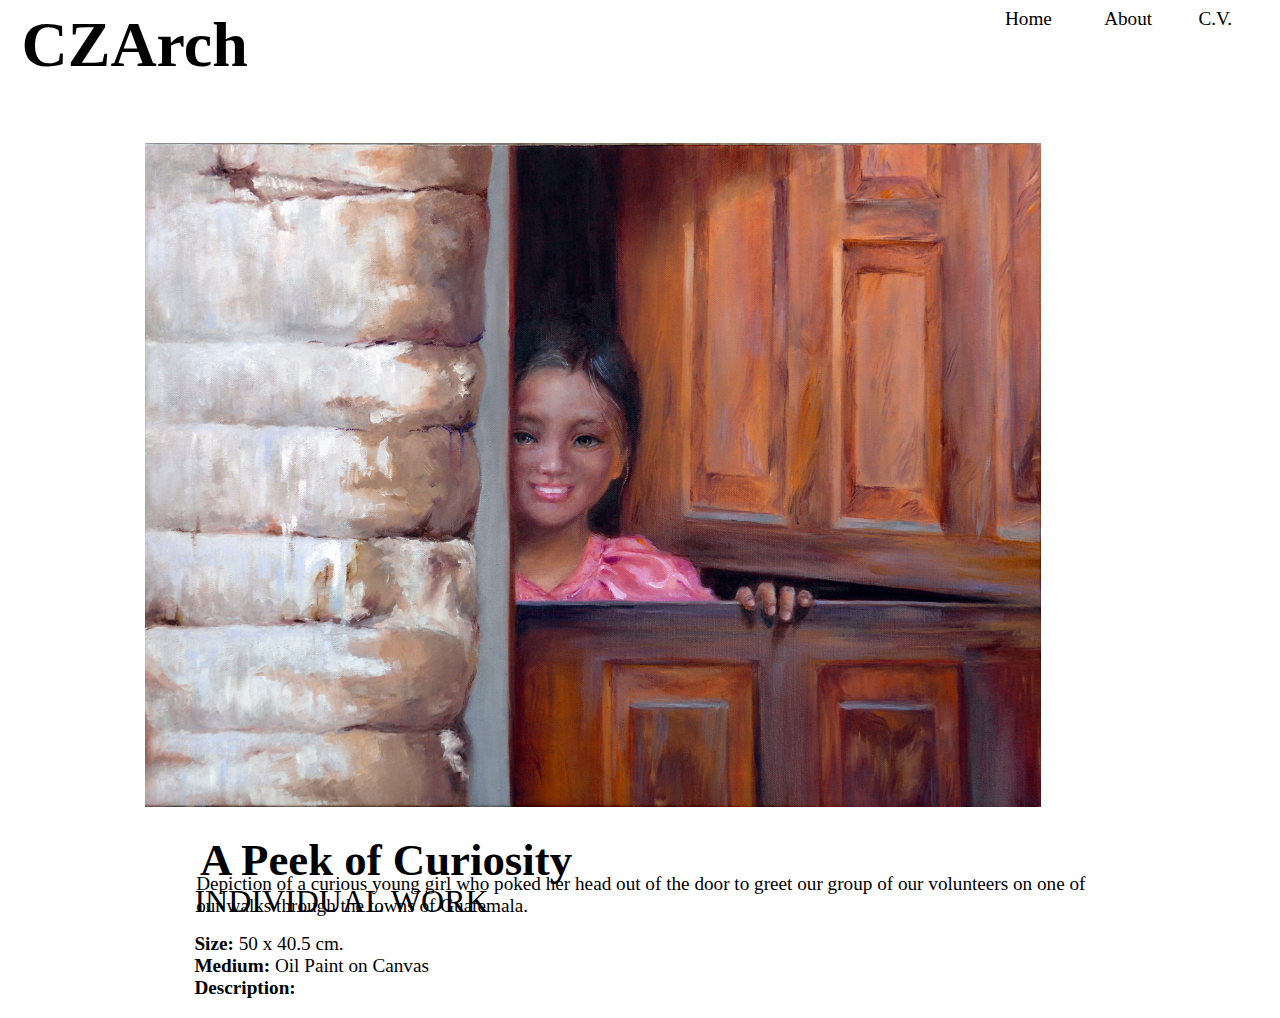
<file: G/G.html>
<!DOCTYPE html>
<html>
	<head>
		<title>A Peek of Curiosity - CZArch</title>
	</head>
	<style>
		.cv{
			float: left;
			position: relative;
			left: 93vw;
			top: 0vh;
			font-family: Verdana;
			color: black;
			text-decoration: none;
			font-size: 1.5vw;
		}
		.about{
			float: left;
			position: relative;
			left: 83vw;
			top: 0vh;
			font-family: Verdana;
			color: black;
			text-decoration: none;
			font-size: 1.5vw;
		}
		.home{
			float: left;
			position:relative;
			left: 71.5vw;
			top: 0vh;
			font-family: Verdana;
			color: black;
			text-decoration: none;
			font-size: 1.5vw;
		}
		.home1{
			float: left;
			position:relative;
			left: -9vw;
			top: 0vh;
			font-family: Verdana;
			text-decoration: none;
			font-size: 5vw;
			font-weight: bold;
			color: black;
		}
		a:hover{
			color:gray;
		}
		.image{
			float: left;
			margin-top: 15vh;
			margin-left: -17vw;
			margin-bottom: 3vh;
			width: 70vw;
		}
		.title{
			float: left;
			position: relative;
			margin-left: 15vw;
			font-size: 3.5vw;
		}
		.group{
			float: left;
			position: relative;
			margin-left: -29.5vw;
			margin-top: 12px;
			font-size: 2.5vw;
		}
		.info{
			float: left;
			position: relative;
			margin-left: -29.5vw;
			margin-top: 6vw;
			font-size: 1.5vw;
		}
		.description{
			float: left;
			position: relative;
			margin-left: 14.7vw;
			margin-top: -1vw;
			margin-right: 13vw;
			font-size: 1.5vw;
		}
	</style>
	<body>
	     <a href="../CV/CV.html" class="cv">C.V.</a>
	     <a href="../About/index.html" class="about">About</a>
	     <a href="../index.html" class="home">Home</a>
	     <a href ="../index.html" class="home1">CZArch</a>

	     <img src="Guatemala.jpg" class="image">

	     <b class="title">A Peek of Curiosity</b>
	     <p class="group"><br>INDIVIDUAL WORK</p>
	     <p class="info">
	 	<br><b>Size: </b>50 x 40.5 cm.
		<br><b>Medium: </b>Oil Paint on Canvas
 		<br><b>Description: </b>
	     </p>
	     <p class="description">Depiction of a curious young girl who poked her head out of the door to greet our group of our volunteers on one of our walks through the towns of Guatemala. 
	     </p>
	</body>
</html>
</file>
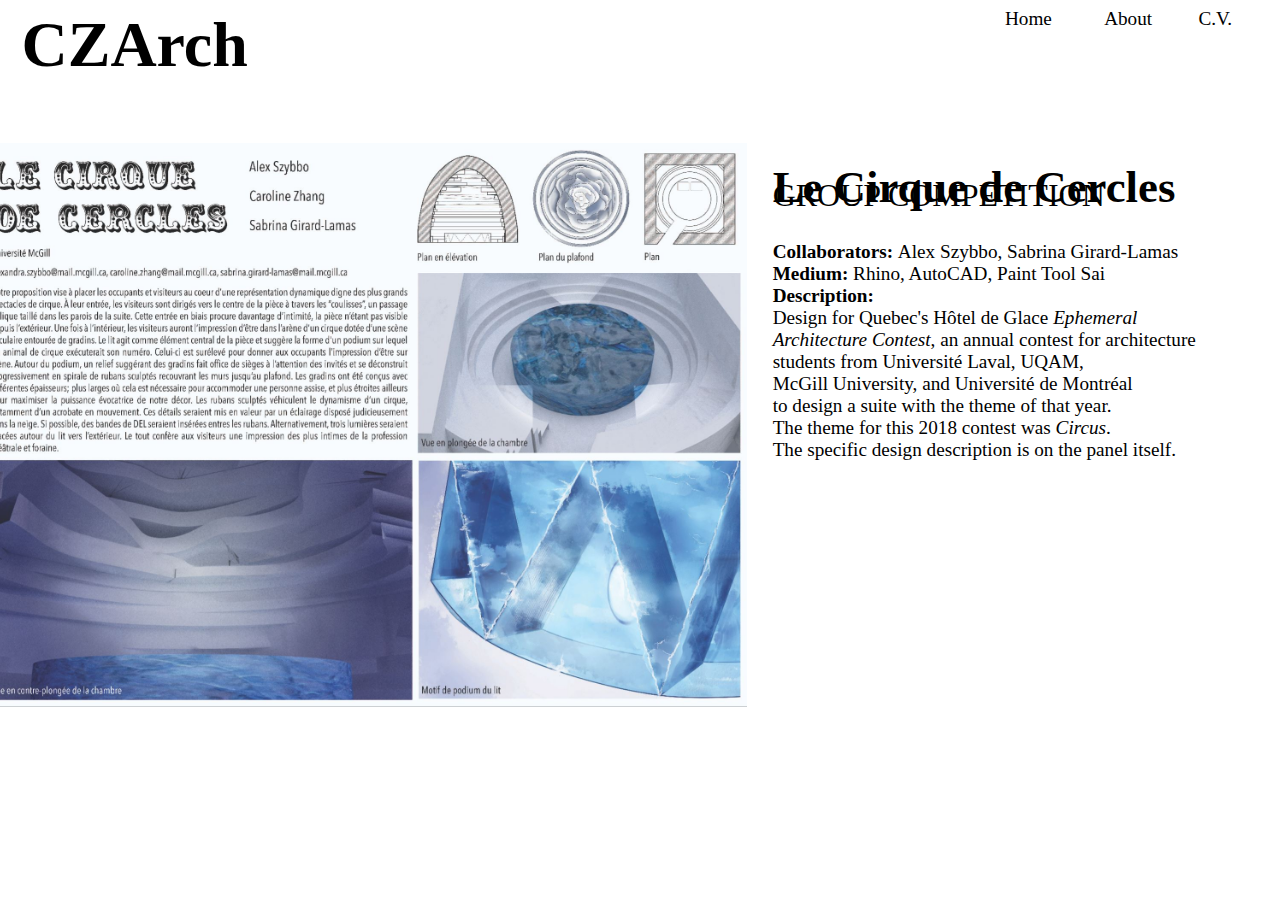
<file: IH/IH.html>
<!DOCTYPE html>
<html>
	<head>
		<title>Hôtel de Glace - CZArch</title>
	</head>
	<style>
		.cv{
			float: left;
			position: relative;
			left: 93vw;
			top: 0vh;
			font-family: Verdana;
			color: black;
			text-decoration: none;
			font-size: 1.5vw;
		}
		.about{
			float: left;
			position: relative;
			left: 83vw;
			top: 0vh;
			font-family: Verdana;
			color: black;
			text-decoration: none;
			font-size: 1.5vw;
		}
		.home{
			float: left;
			position:relative;
			left: 71.5vw;
			top: 0vh;
			font-family: Verdana;
			color: black;
			text-decoration: none;
			font-size: 1.5vw;
		}
		.home1{
			float: left;
			position:relative;
			left: -9vw;
			top: 0vh;
			font-family: Verdana;
			text-decoration: none;
			font-size: 5vw;
			font-weight: bold;
			color: black;
		}
		a:hover{
			color:gray;
		}
		.IH{
			float: left;
			margin-left: -30vw;
			margin-top: 15vh;
			margin-right: 1vw;
			margin-bottom: 3vh;
			width: 60vw;
		}
		.title{
			float: left;
			position: relative;
			left: 1vw;
			top: 17vh;
			font-size: 3.5vw;
		}
		.group{
			float: left;
			position: relative;
			left: 1vw;
			margin-top: 80px;
			font-size: 2.5vw;
		}
		.info{
			float: left;
			position: relative;
			left: 1vw;
			margin-top: -27px;
			margin-right: 1vw;
			font-size: 1.5vw;
		}
		
	</style>
	<body>
	     <a href="../CV/CV.html" class="cv">C.V.</a>
	     <a href="../About/index.html" class="about">About</a>
	     <a href="../index.html" class="home">Home</a>
	     <a href ="../index.html" class="home1">CZArch</a>

	     <div class="images">
	     	<img src="Ice Hotel Panel (1).jpg" class="IH">
	     </div>

	     <b class="title">Le Cirque de Cercles</b>
	     <p class="group"><br>GROUP COMPETITION</p>
	     <p class="info">
	 	<br><b>Collaborators: </b>Alex Szybbo, Sabrina Girard-Lamas
	 	<br><b>Medium: </b>Rhino, AutoCAD, Paint Tool Sai
	 	<br><b>Description: </b>
	 	<br>Design for Quebec's Hôtel de Glace <i>Ephemeral 
	 	<br>Architecture Contest</i>, an annual contest for architecture 
	 	<br>students from Université Laval, UQAM,
	 	<br>McGill University, and Université de Montréal  
	 	<br>to design a suite with the theme of that year. 
	 	<br>The theme for this 2018 contest was <i>Circus</i>. 
	 	<br>The specific design description is on the panel itself. 
	     </p>
	</body>
</html>
</file>
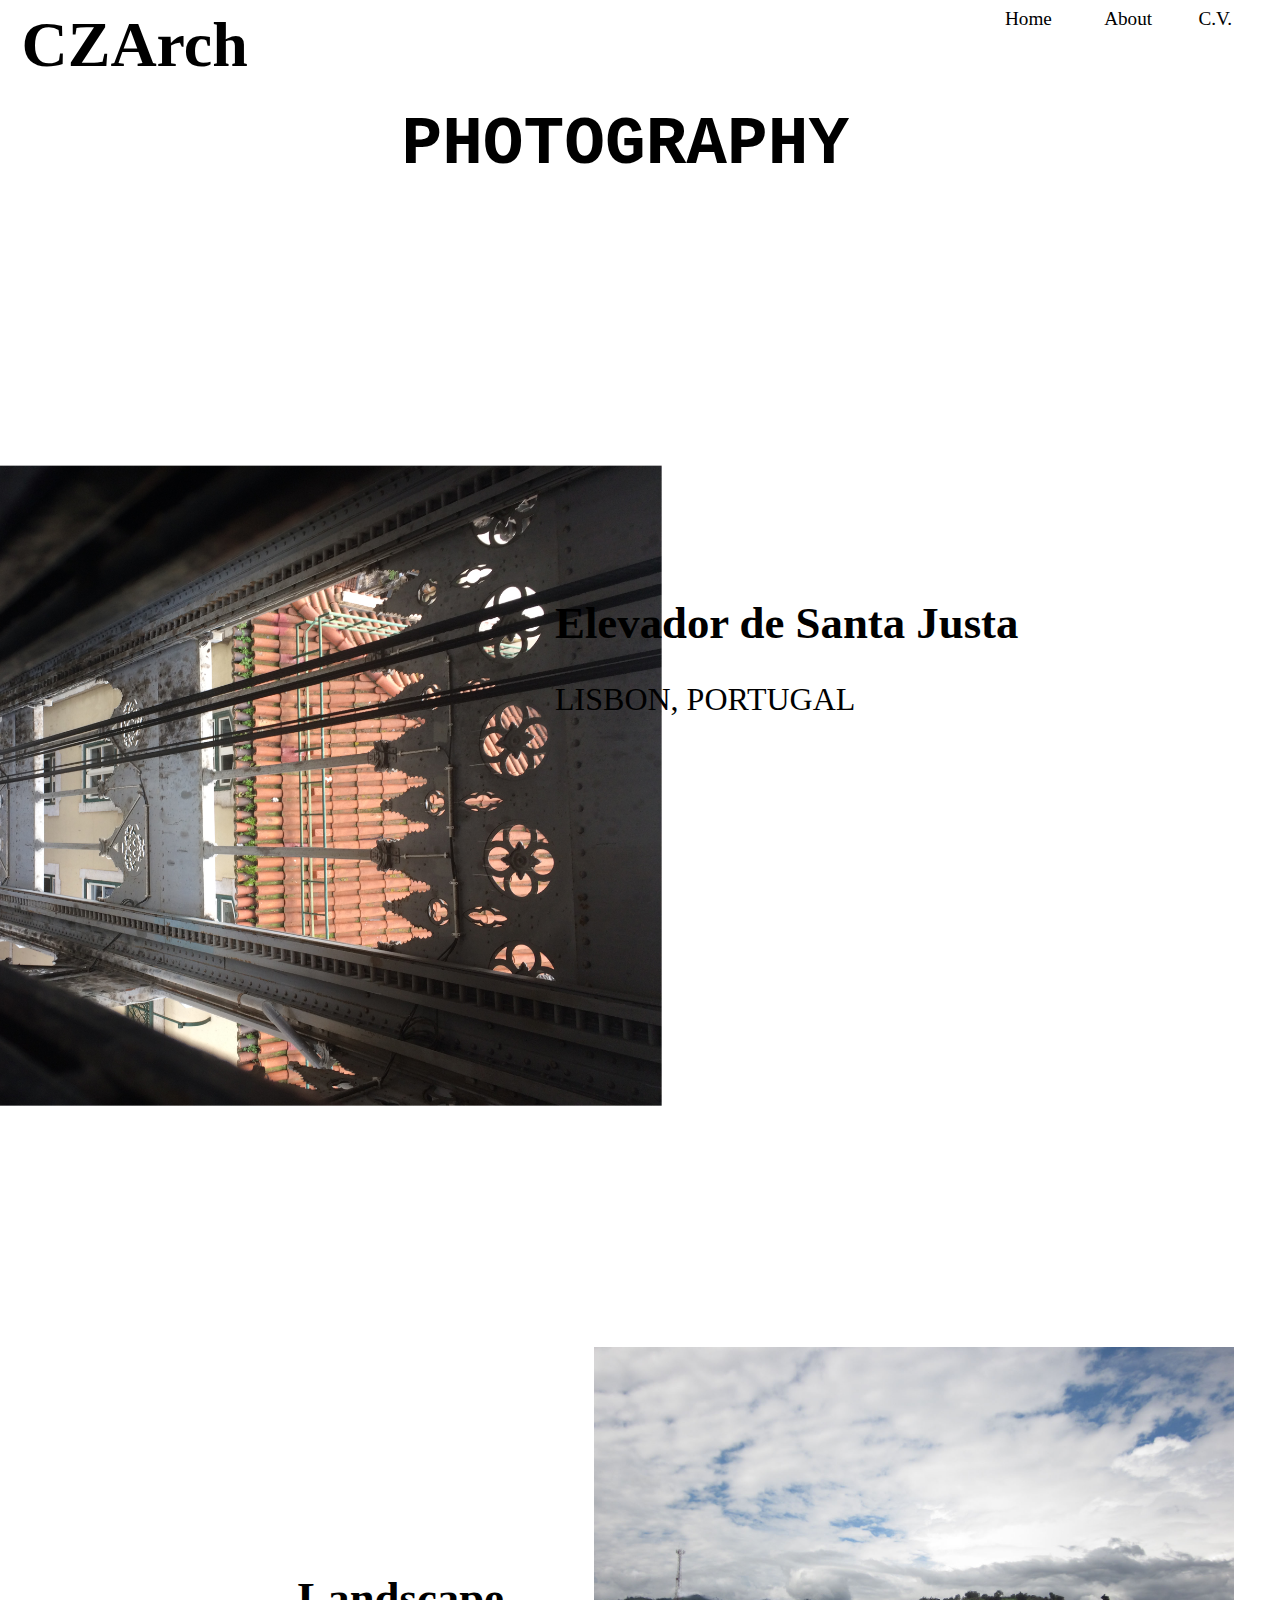
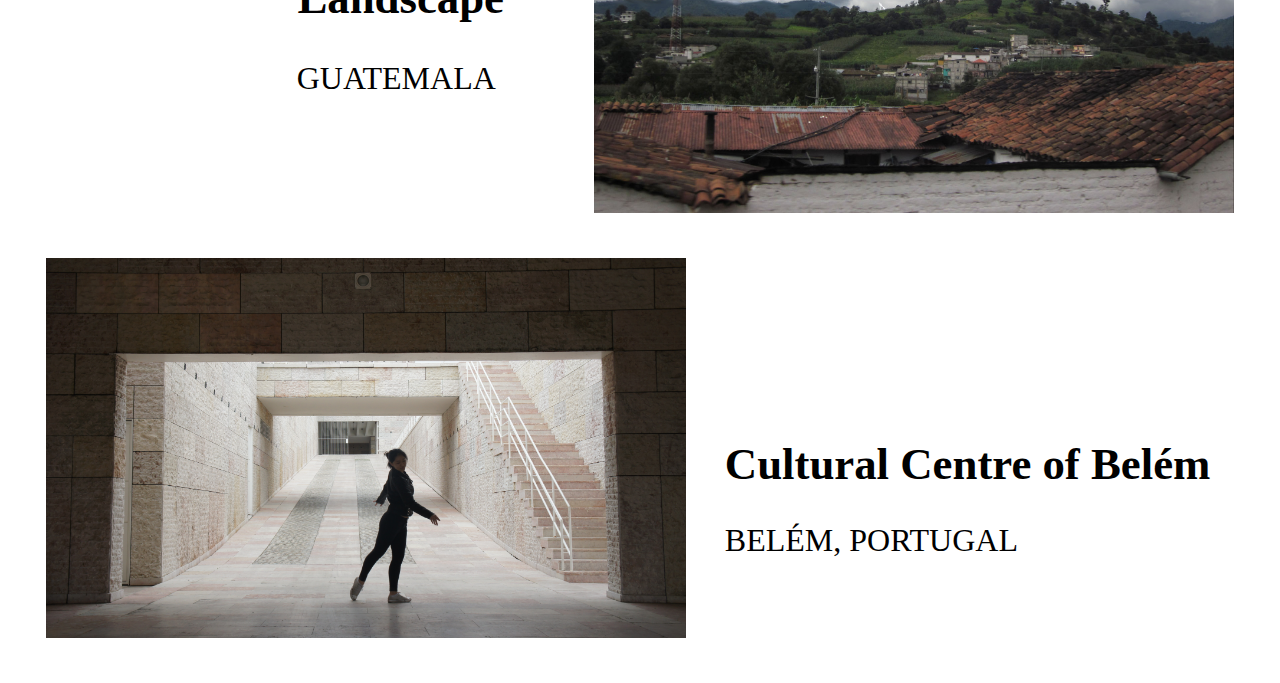
<file: photos/photos.html>
<!DOCTYPE html>
<html>
	<head>
		<title>Photography - CZArch</title>
	</head>
	<style>
	.cv{
			float: left;
			position: relative;
			left: 93vw;
			top: 0vh;
			font-family: Verdana;
			color: black;
			text-decoration: none;
			font-size: 1.5vw;
		}
		.about{
			float: left;
			position: relative;
			left: 83vw;
			top: 0vh;
			font-family: Verdana;
			color: black;
			text-decoration: none;
			font-size: 1.5vw;
		}
		.home{
			float: left;
			position:relative;
			left: 71.5vw;
			top: 0vh;
			font-family: Verdana;
			color: black;
			text-decoration: none;
			font-size: 1.5vw;
		}
		.home1{
			float: left;
			position:relative;
			left: -9vw;
			top: 0vh;
			font-family: Verdana;
			text-decoration: none;
			font-size: 5vw;
			font-weight: bold;
			color: black;
		}
		a:hover{
			color:gray;
		}
		.img1{
			position: relative;
			float: left;
			margin-top: 39vh;
			margin-left: -35vw;
			transform: rotate(90deg);
			width: 50vw;
		}
		.img2{
			position: relative;
			margin-top: 15vh;
			margin-right: 3vw;
			margin-left: 7vw;
			float: right;
			width: 50vw;
		}
		.img3{
			position: relative;
			float: left;
			margin-top: 5vh;
			margin-left: 3vw;
			margin-right: 3vw;
			margin-bottom: 5vh;
			width: 50vw;
		}
		.category{
			position: relative;
			top: 11vh;
			margin-left: -12vw;
			font-family: Courier;
			font-size: 5.3vw;
		}
		.title1{
			float: left;
			position: relative;
			margin-top: 57vh;
			font-size: 3.5vw;
		}
		.loc1{
			float: left;
			position: relative;
			font-size: 2.5vw;
		}
		.title2{
			float: right;
			position: relative;
			margin-top: 40vh;
			font-size: 3.5vw;
		}
		.loc2{
			float: right;
			position: relative;
			margin-top: 41.5vh;
			left: 15.5vw;
			font-size: 2.5vw;
		}
		.title3{
			float: left;
			position: relative;
			margin-top: 25vh;
			font-size: 3.5vw;
		}
		.loc3{
			float: left;
			position: relative;
			font-size: 2.5vw;
		}
	</style>
	<body>
		<a href="../CV/CV.html" class="cv">C.V.</a>
	     <a href="../About/index.html" class="about">About</a>
	     <a href="../index.html" class="home">Home</a>
	     <a href ="../index.html" class="home1">CZArch</a>

	     <div class="images">
	     	<b class="category">PHOTOGRAPHY</b>
	     	<img src="IMG_1818.JPG" class="img1">
	     	<b class="title1">Elevador de Santa Justa</b>
	     	<p class="loc1">LISBON, PORTUGAL</p>
	     	<img src="guatemala landscape.jpg" class="img2">
	     	<b class="title2">Landscape</b>
	     	<p class="loc2"><br><br>GUATEMALA</p>
	     	<img src="DSC01300.JPG" class="img3">
	     	<b class="title3">Cultural Centre of Belém</b>
	     	<p class="loc3">BELÉM, PORTUGAL</p>
	     </div>
	</body>
</html>
</file>
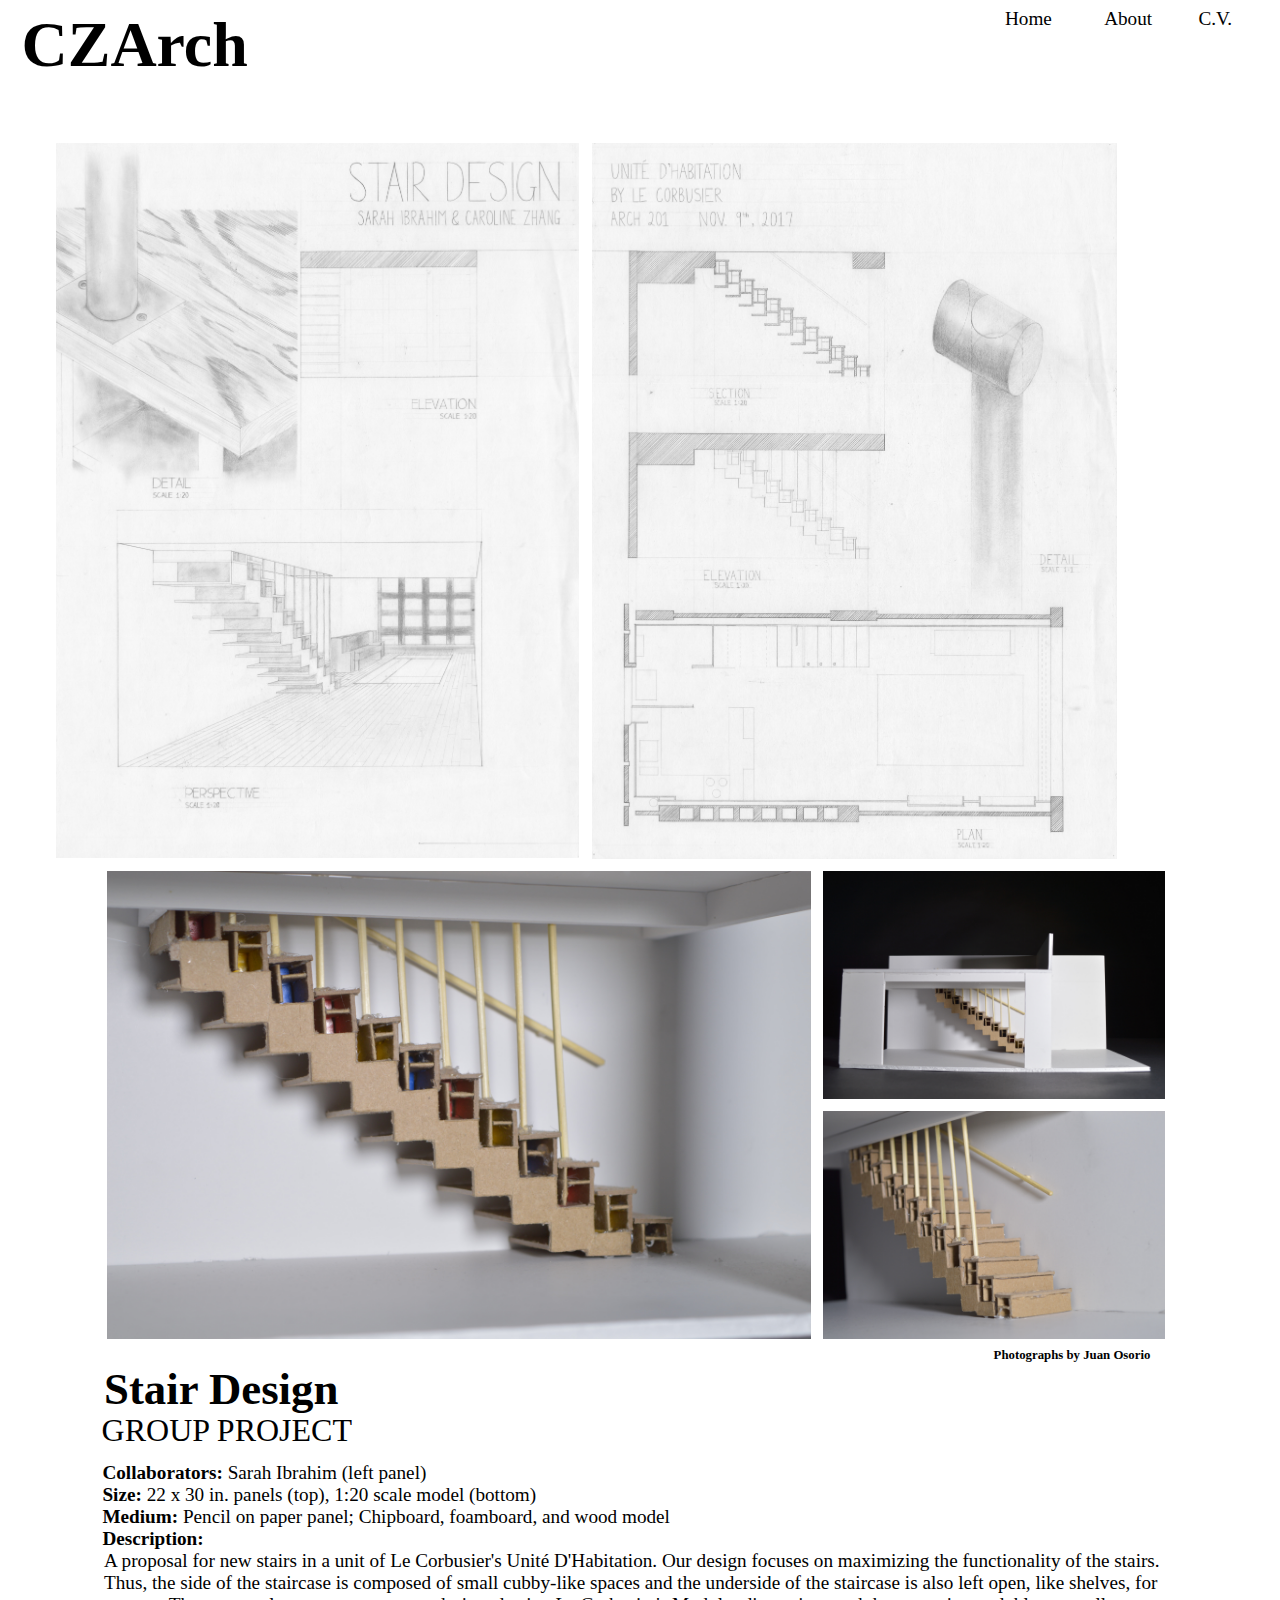
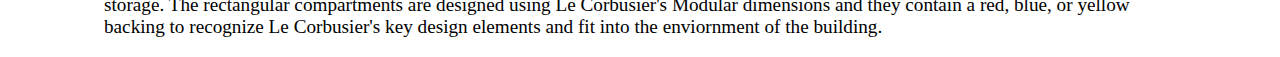
<file: SD/stair_design.html>
<!DOCTYPE html>
<html>
	<head>
		<title>Stair Design - CZArch</title>
	</head>
	<style>
		.cv{
			float: left;
			position: relative;
			left: 93vw;
			top: 0vh;
			font-family: Verdana;
			color: black;
			text-decoration: none;
			font-size: 1.5vw;
		}
		.about{
			float: left;
			position: relative;
			left: 83vw;
			top: 0vh;
			font-family: Verdana;
			color: black;
			text-decoration: none;
			font-size: 1.5vw;
		}
		.home{
			float: left;
			position:relative;
			left: 71.5vw;
			top: 0vh;
			font-family: Verdana;
			color: black;
			text-decoration: none;
			font-size: 1.5vw;
		}
		.home1{
			float: left;
			position:relative;
			left: -9vw;
			top: 0vh;
			font-family: Verdana;
			text-decoration: none;
			font-size: 5vw;
			font-weight: bold;
			color: black;
		}
		a:hover{
			color:gray;
		}
		.img1{
			float: left;
			width: 40.89vw;
			margin-left: -24vw;
			margin-top: 15vh;
			margin-right: 1vw;
		}
		.img2{
			float: left;
			margin-top: 15vh;
			width: 41vw;
		}
		.img3{
			float: left;
			margin-left: 7.7vw;
			margin-right: 1vw;
			margin-top: 1vw;
			margin-bottom: 1vh;
			width: 55vw;
		}
		.img4{
			float: left;
			margin-top: 1vw;
			width: 26.7vw;
		}
		.img5{
			float: left;
			margin-top: 1vw;
			margin-bottom: 1vh;
			width: 26.7vw;
		}
		.photo{
			float: left;
			margin-left: 77vw;
			font-size: 1vw;
		}
		.title{
			float: left;
			margin-left: 7.5vw;
			font-size: 3.5vw;
		}
		.group{
			float: left;
			position: relative;
			margin-left: -18.5vw;
			margin-top: 12px;
			font-size: 2.5vw;
		}
		.info{
			float: left;
			position: relative;
			margin-left: -19.5vw;
			margin-top: 6vw;
			font-size: 1.5vw;
		}
		.description{
			float: left;
			position: relative;
			margin-left: 7.5vw;
			margin-top: -1.5vw;
			margin-right: 7vw;
			font-size: 1.5vw;
		}
	</style>
	<body>
		<a href="../CV/CV.html" class="cv">C.V.</a>
	     <a href="../About/index.html" class="about">About</a>
	     <a href="../index.html" class="home">Home</a>
	     <a href ="../index.html" class="home1">CZArch</a>

	     <div class="images">
	     	<img src="sarah (4).jpg" class="img1">
	     	<img src="sd-caroline (2).jpg" class="img2">
	     	<img src="DSC_0064.jpg" class="img3">
	     	<img src="DSC_0061.jpg" class="img4">
	     	<img src="DSC_0063.jpg" class="img5">
	     </div>

	    <b class="photo">Photographs by Juan Osorio</b>
	    <b class="title">Stair Design</b>
	 	<p class="group"><br>GROUP PROJECT</p>
	 	<p class="info">
	 		<br><b>Collaborators: </b>Sarah Ibrahim (left panel)
	 		<br><b>Size: </b>22 x 30 in. panels (top), 1:20 scale model (bottom)
	 		<br><b>Medium: </b>Pencil on paper panel; Chipboard, foamboard, and wood model


	 		<br><b>Description: </b>
	 	</p>
	 	<p class="description">A proposal for new stairs in a unit of Le Corbusier's Unité D'Habitation. Our design focuses on maximizing the functionality of the stairs. Thus, the side of the staircase is composed of small cubby-like spaces and the underside of the staircase is also left open, like shelves, for storage. The rectangular compartments are designed using Le Corbusier's Modular dimensions and they contain a red, blue, or yellow backing to recognize Le Corbusier's key design elements and fit into the enviornment of the building.   
	 	</p>
	</body>
</html>
</file>
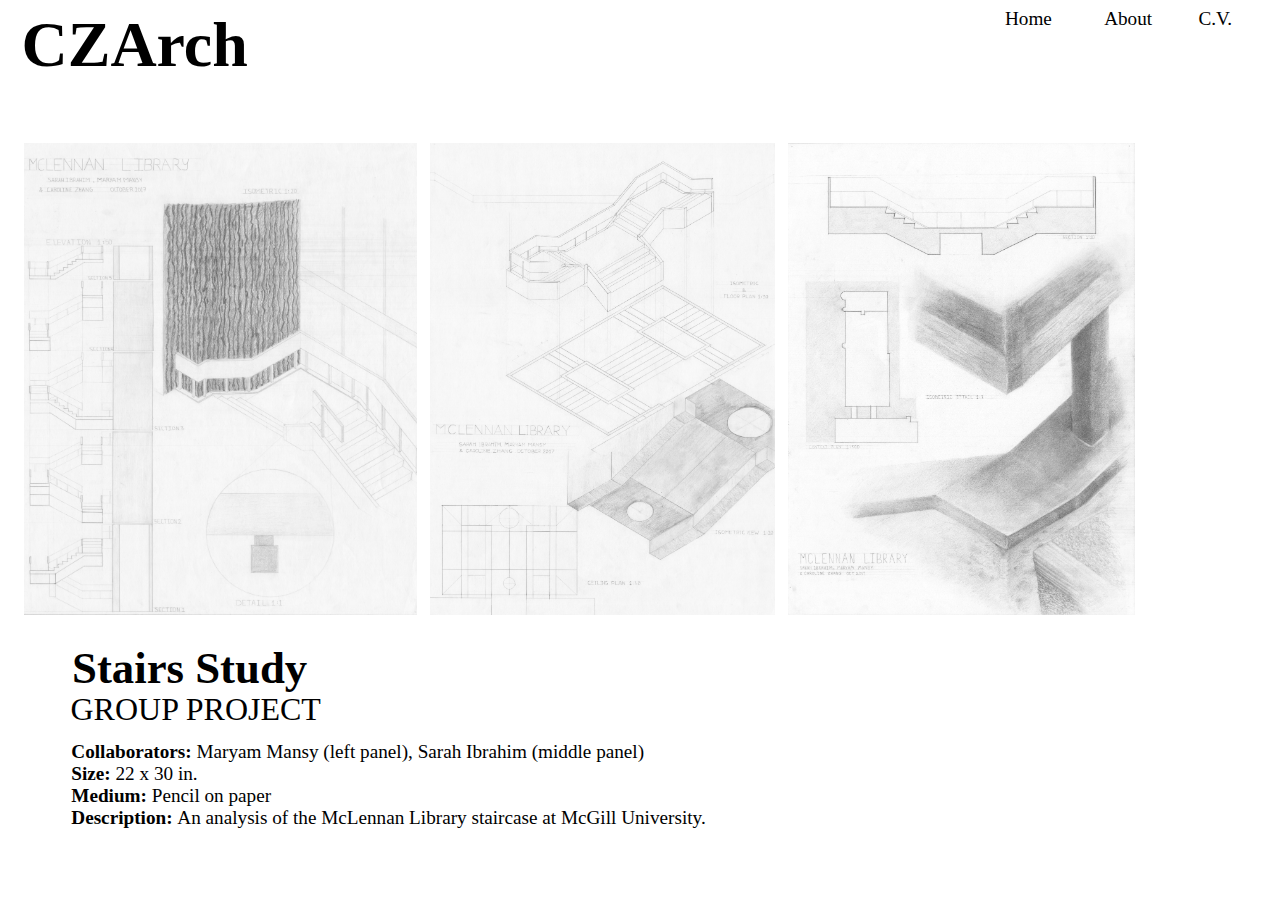
<file: SS/stairs_study.html>
<!DOCTYPE html>
<html>
	<head>
		<title>Stairs Study - CZArch</title>
	</head>
	<style>
		.cv{
			float: left;
			position: relative;
			left: 93vw;
			top: 0vh;
			font-family: Verdana;
			color: black;
			text-decoration: none;
			font-size: 1.5vw;
		}
		.about{
			float: left;
			position: relative;
			left: 83vw;
			top: 0vh;
			font-family: Verdana;
			color: black;
			text-decoration: none;
			font-size: 1.5vw;
		}
		.home{
			float: left;
			position:relative;
			left: 71.5vw;
			top: 0vh;
			font-family: Verdana;
			color: black;
			text-decoration: none;
			font-size: 1.5vw;
		}
		.home1{
			float: left;
			position:relative;
			left: -9vw;
			top: 0vh;
			font-family: Verdana;
			text-decoration: none;
			font-size: 5vw;
			font-weight: bold;
			color: black;
		}
		a:hover{
			color:gray;
		}
		.img1{
			float: left;
			width: 30.7vw;
			margin-left: -26.5vw;
			margin-top: 15vh;
			margin-right: 1vw;
			margin-bottom: 3vh;
		}
		.img2{
			float: left;
			margin-top: 15vh;
			margin-right: 1vw;
			margin-bottom: 3vh;
			width: 27vw;
		}
		.img3{
			float: left;
			margin-top: 15vh;
			margin-bottom: 3vh;
			width: 27.1vw;
		}
		.title{
			float: left;
			position: relative;
			left: 5vw;
			font-size: 3.5vw;
		}
		.group{
			float: left;
			position: relative;
			left: -13.5vw;
			margin-top: 12px;
			font-size: 2.5vw;
		}
		.info{
			float: left;
			position: relative;
			margin-left: -33vw;
			margin-top: 6vw;
			font-size: 1.5vw;
		}
		.description{
			float: left;
			position: relative;
			margin-left: 7.5vw;
			margin-top: -1.5vw;
			margin-right: 7vw;
			font-size: 1.5vw;
		}
	</style>
	<body>
		<a href="../CV/CV.html" class="cv">C.V.</a>
	     <a href="../About/index.html" class="about">About</a>
	     <a href="../index.html" class="home">Home</a>
	     <a href ="../index.html" class="home1">CZArch</a>

	     <div class="images">
	     	<img src="maryam (2).jpg" class="img1">
	     	<img src="sarah (2).jpg" class="img2">
	     	<img src="ss-caroline.jpg" class="img3">
	     </div>

	    <b class="title">Stairs Study</b>
	 	<p class="group"><br>GROUP PROJECT</p>
	 	<p class="info">
	 		<br><b>Collaborators: </b>Maryam Mansy (left panel), Sarah Ibrahim (middle panel)
	 		<br><b>Size: </b>22 x 30 in.
	 		<br><b>Medium: </b>Pencil on paper
	 		<br><b>Description: </b>An analysis of the McLennan Library staircase at McGill University. 
	 	</p>
	</body>
</html>
</file>
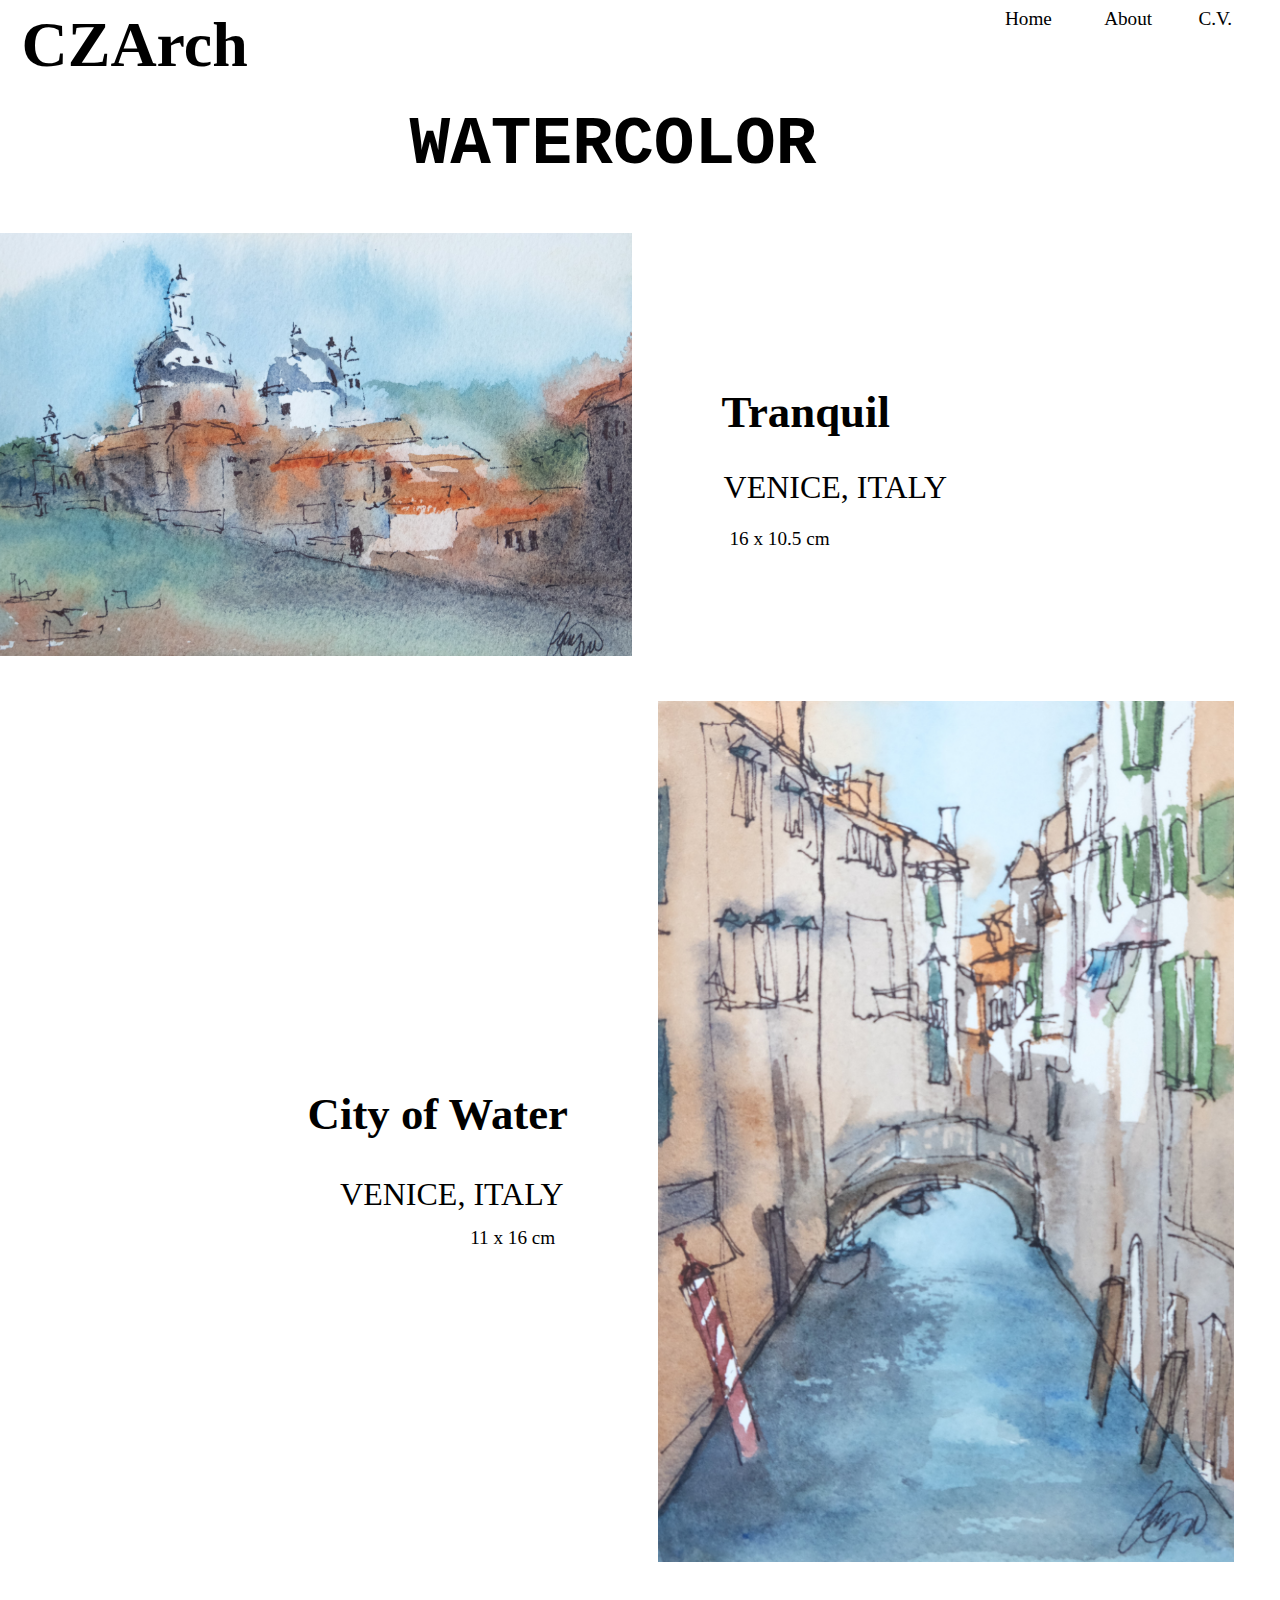
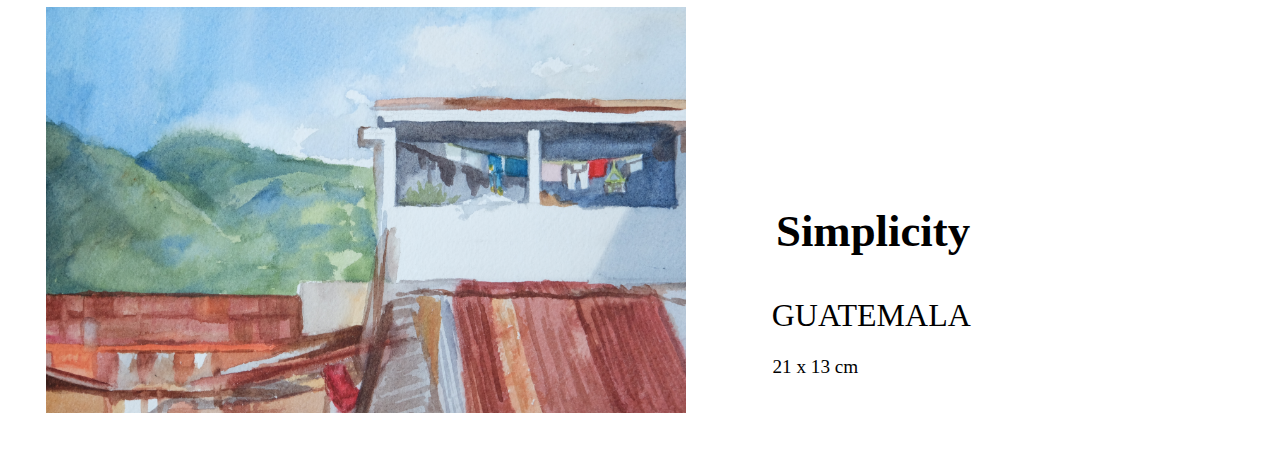
<file: water/water.html>
<!DOCTYPE html>
<html>
	<head>
		<title>Watercolor - CZArch</title>
	</head>
	<style>
		.cv{
			float: left;
			position: relative;
			left: 93vw;
			top: 0vh;
			font-family: Verdana;
			color: black;
			text-decoration: none;
			font-size: 1.5vw;
		}
		.about{
			float: left;
			position: relative;
			left: 83vw;
			top: 0vh;
			font-family: Verdana;
			color: black;
			text-decoration: none;
			font-size: 1.5vw;
		}
		.home{
			float: left;
			position:relative;
			left: 71.5vw;
			top: 0vh;
			font-family: Verdana;
			color: black;
			text-decoration: none;
			font-size: 1.5vw;
		}
		.home1{
			float: left;
			position:relative;
			left: -9vw;
			top: 0vh;
			font-family: Verdana;
			text-decoration: none;
			font-size: 5vw;
			font-weight: bold;
			color: black;
		}
		a:hover{
			color:gray;
		}
		.image1{
			float: left;
			position: relative;
			margin-top: 25vh;
			margin-left: -29vw;
			margin-right: 7vw;
			width: 50vw;
		}
		.image2{
			float: right;
			margin-top: 5vh;
			margin-right: 3vw;
			margin-left: 7vw;
			width: 45vw;
		}
		.image3{
			float: left;
			margin-top: 5vh;
			margin-left: 3vw;
			margin-bottom: 5vh;
			margin-right: 7vw;
			width: 50vw;
		}
		.category{
			position: relative;
			top: 11vh;
			margin-left: -42vw;
			font-family: Courier;
			font-size: 5.3vw;
		}
		.title1{
			float: left;
			position: relative;
			margin-top: 42vh;
			font-size: 3.5vw;
		}
		.loc1{
			float: left;
			position: relative;
			margin-top: 43vh;
			margin-left: -13vw;
			font-size: 2.5vw;
		}
		.size1{
			float: left;
			position: relative;
			margin-top: 48vh;
			margin-left: -17vw;
			font-size: 1.5vw;
		}
		.title2{
			float: right;
			position: relative;
			margin-top: 48vh;
			font-size: 3.5vw;
		}
		.loc2{
			float: right;
			position: relative;
			margin-top: 49.5vh;
			left: 20vw;
			font-size: 2.5vw;
		}
		.size2{
			float: right;
			position: relative;
			margin-top: -2vh;
			margin-right: 1vw;
			font-size: 1.5vw;
		}
		.title3{
			float: left;
			position: relative;
			margin-top: 27vh;
			font-size: 3.5vw;
		}
		.loc3{
			float: left;
			position: relative;
			font-size: 2.5vw;
			margin-top: 29vh;
			margin-left: -15.5vw;
		}
		.size3{
			float: left;
			position: relative;
			margin-top: 34vh;
			margin-left: -15.5vw;
			font-size: 1.5vw;
		}
	</style>
	<body>
	     <a href="../CV/CV.html" class="cv">C.V.</a>
	     <a href="../About/index.html" class="about">About</a>
	     <a href="../index.html" class="home">Home</a>
	     <a href ="../index.html" class="home1">CZArch</a>

	     <div class="images">
	     	<b class="category">WATERCOLOR</b>
	     	<img src="DSCF1698.JPG" class="image1">
	     	<b class="title1">Tranquil</b>
	     	<p class="loc1"><br><br>VENICE, ITALY</p>
	     	<p class="size1"><br><br><br><br>16 x 10.5 cm</p>
	     	<img src="DSCF1705 (2).JPG" class="image2">
	     	<b class="title2">City of Water</b>
	     	<p class="loc2"><br><br>VENICE, ITALY</p>
	     	<p class="size2">11 x 16 cm</p>
	     	<img src="DSCF1702 (2).jpg" class="image3">
	     	<b class="title3">Simplicity</b>
	     	<p class="loc3"><br><br>GUATEMALA</p>
	     	<p class="size3"><br><br><br><br>21 x 13 cm</p>
	     </div>
	</body>
</html>
</file>
